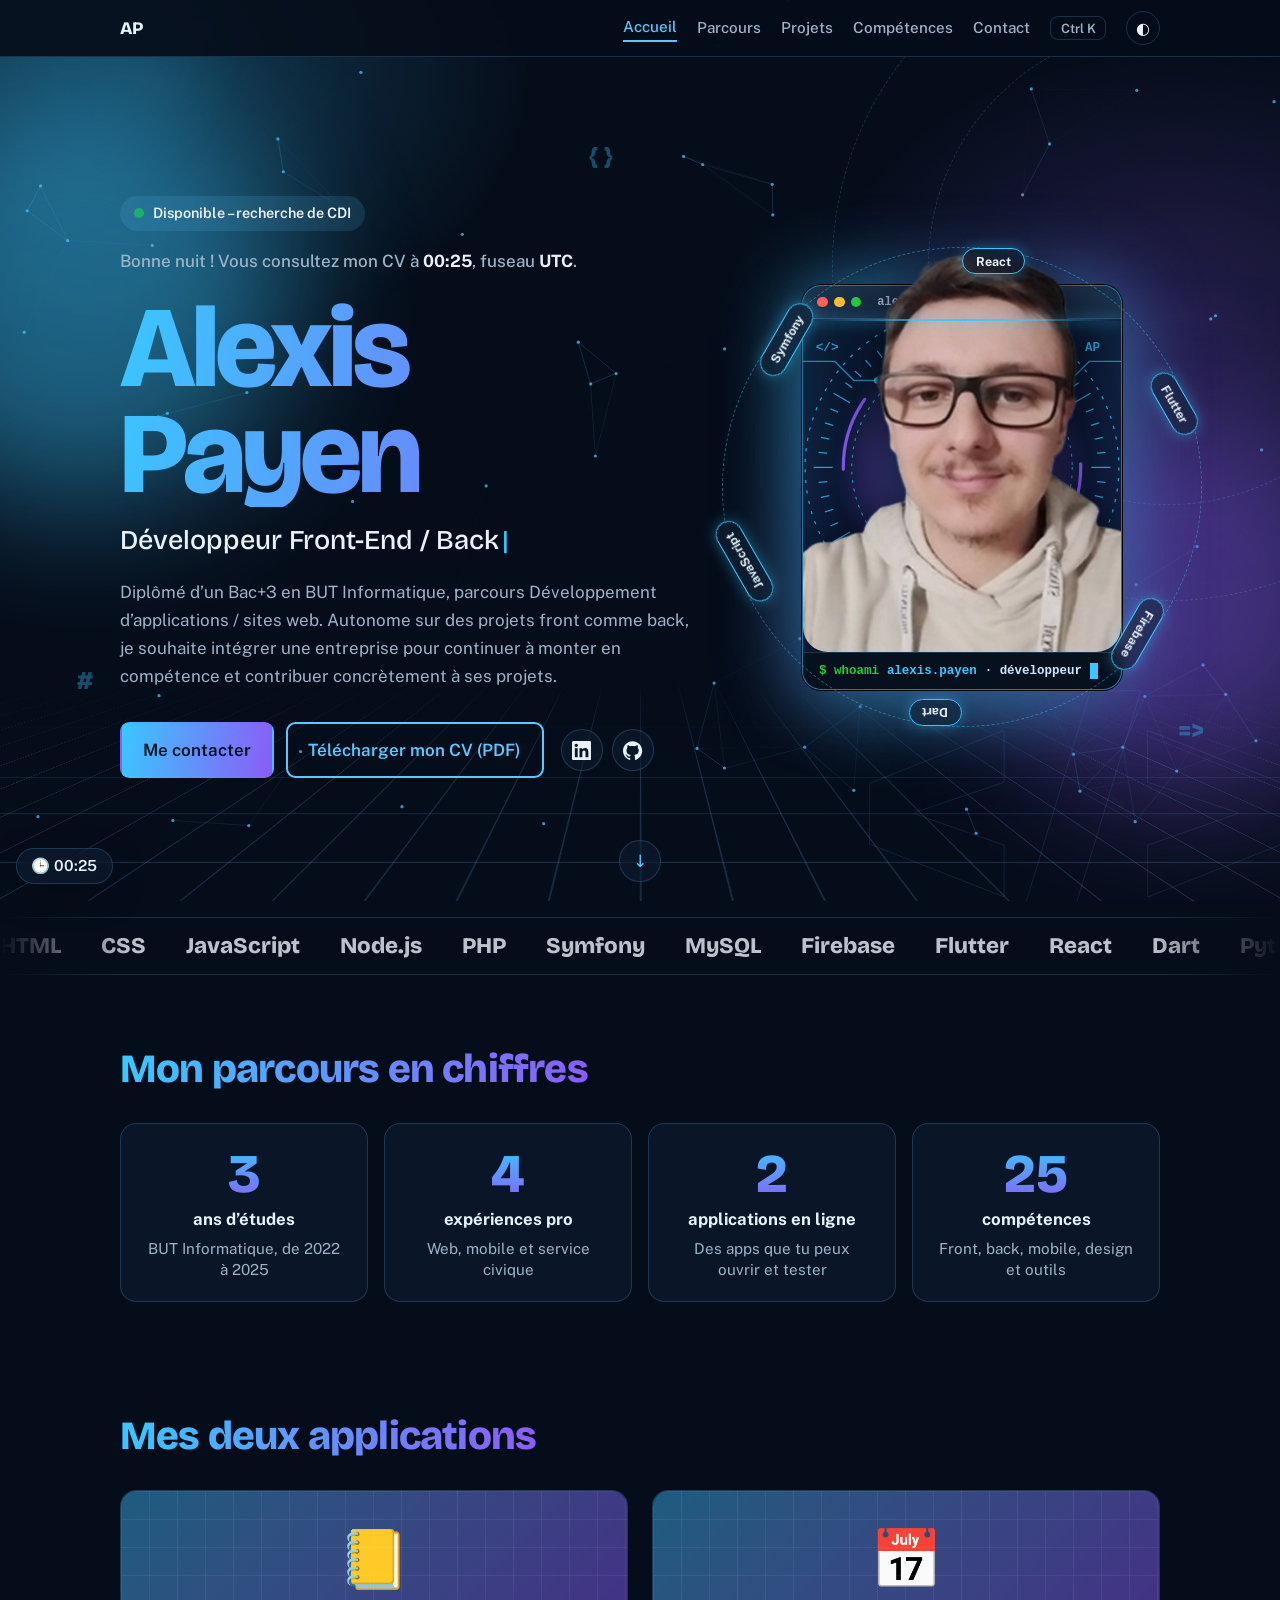
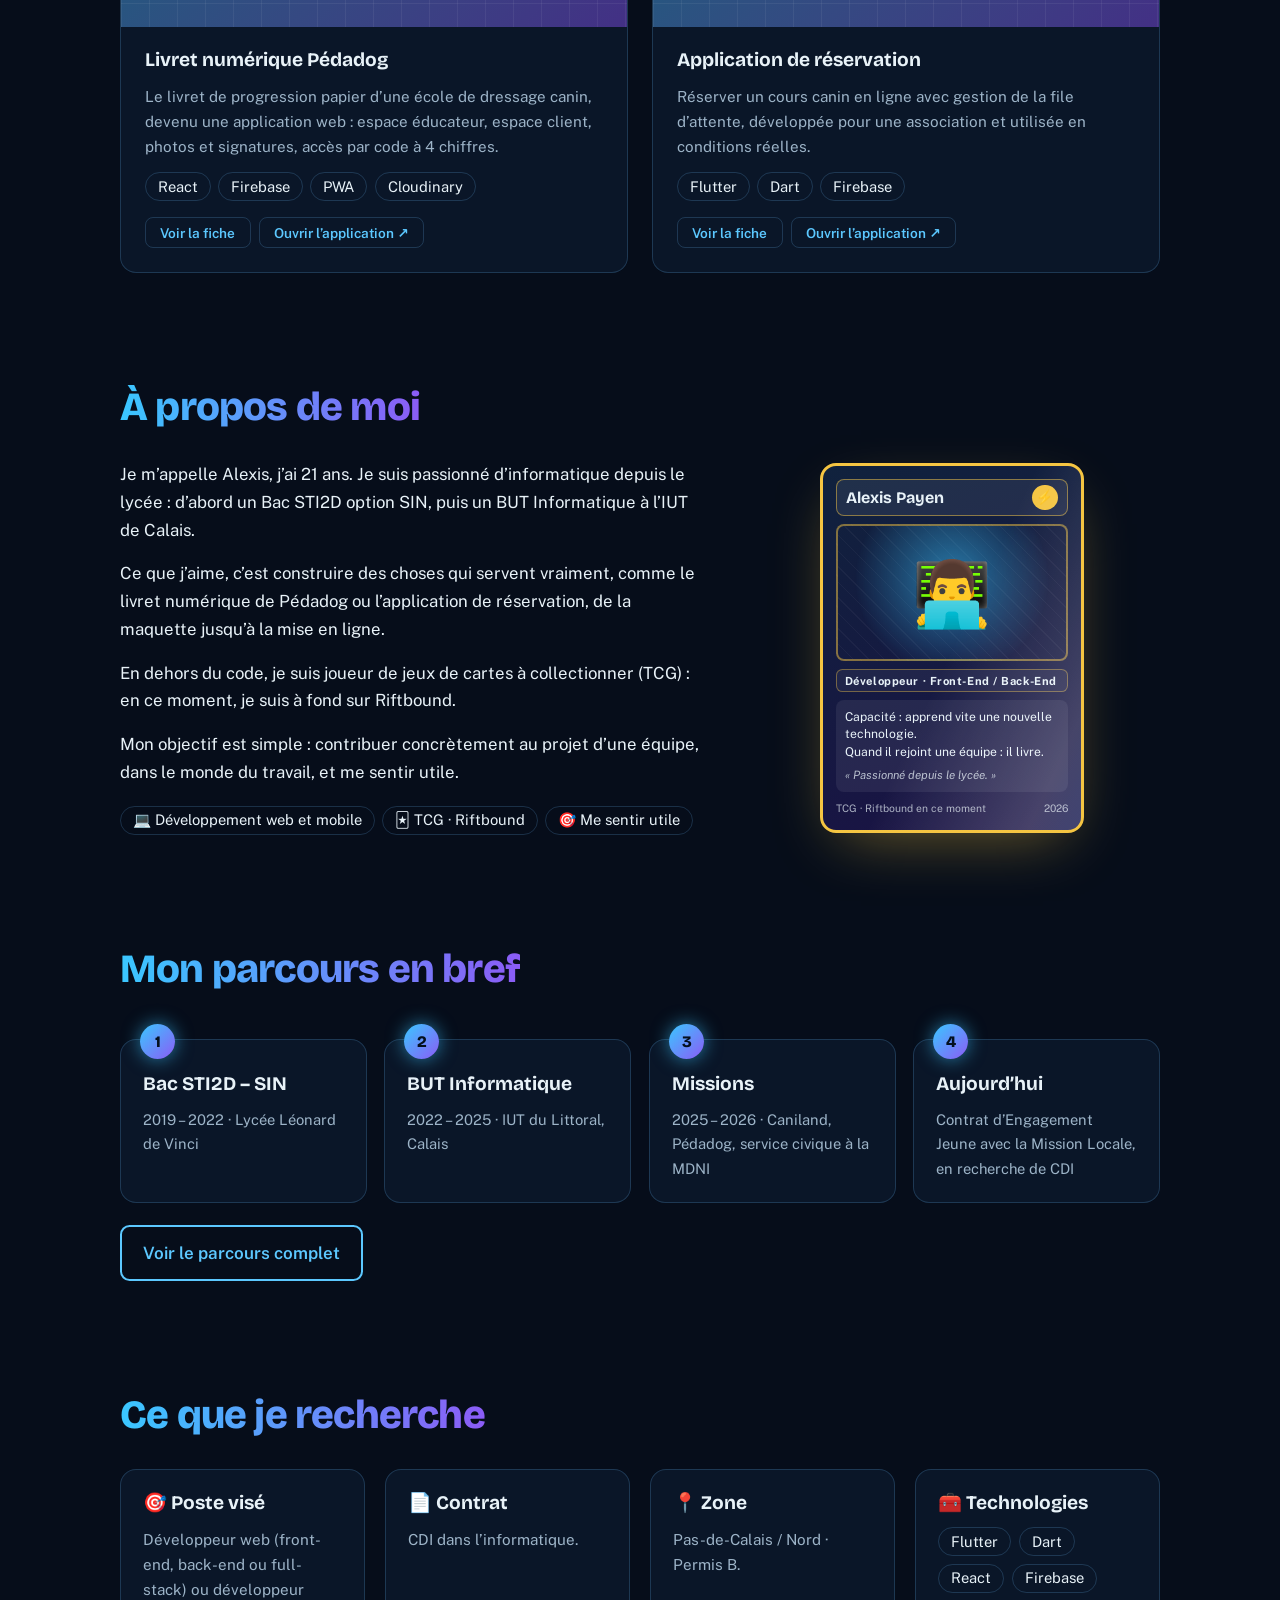
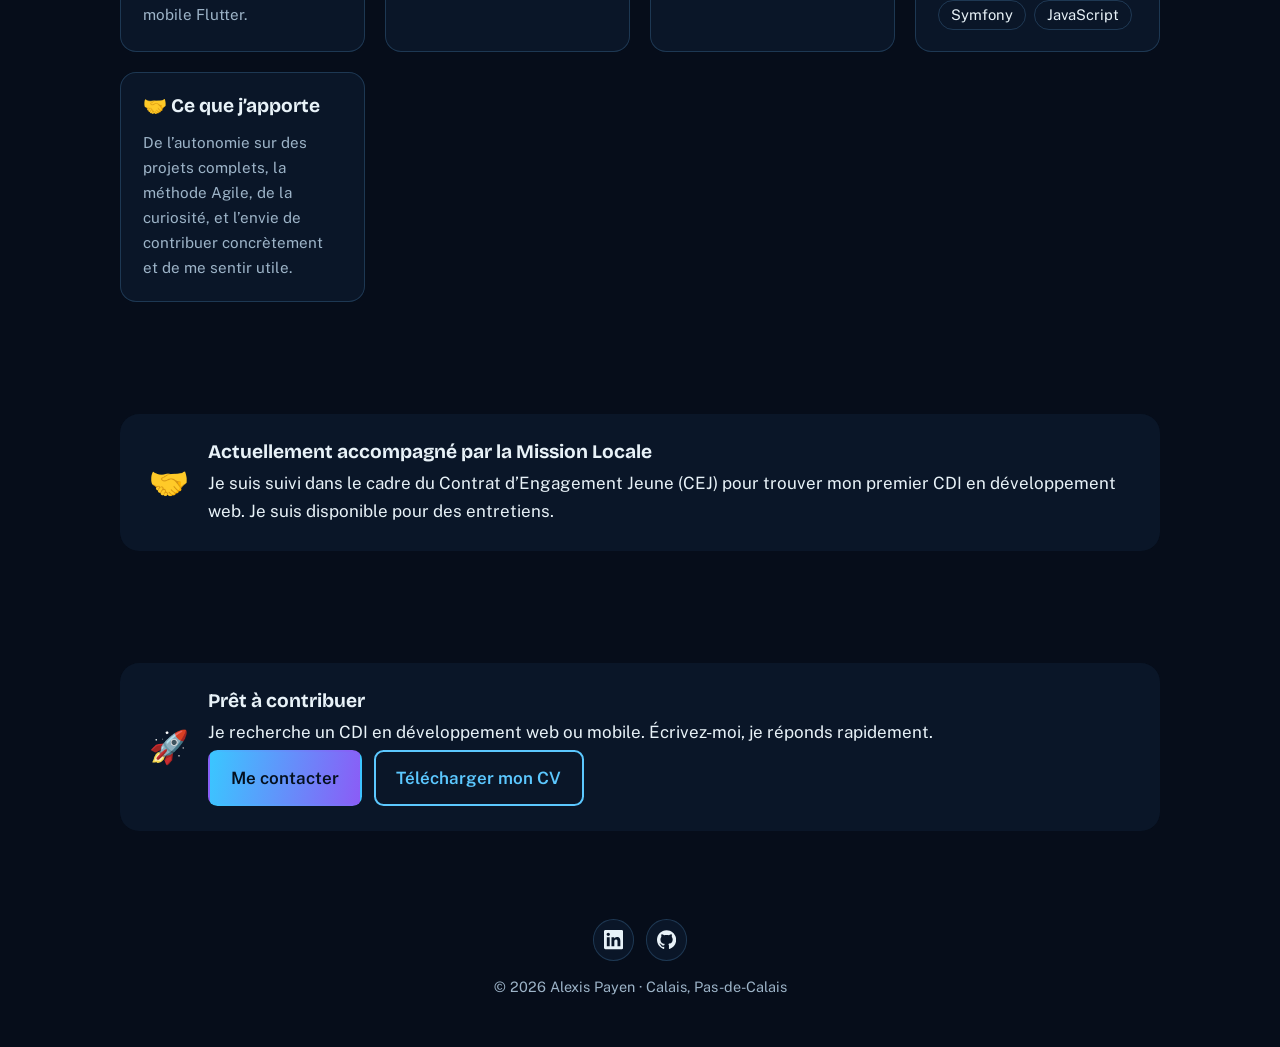
<file: index.html>
<!DOCTYPE html>
<html lang="fr">
<head>
<meta charset="utf-8">
<meta name="viewport" content="width=device-width, initial-scale=1">
<title>Alexis Payen – Développeur Front-End / Back-End</title>
<meta name="description" content="E-CV d’Alexis Payen, développeur web diplômé du BUT Informatique, en recherche de CDI.">
<meta property="og:type" content="website"><meta property="og:title" content="Alexis Payen – Développeur Front-End / Back-End"><meta property="og:description" content="E-CV d’Alexis Payen, développeur web diplômé du BUT Informatique, en recherche de CDI."><meta property="og:url" content="https://alexispayen.github.io/E-cv/"><meta property="og:image" content="https://alexispayen.github.io/E-cv/assets/og-image.png"><meta name="twitter:card" content="summary_large_image">
<link rel="icon" href="data:image/svg+xml,<svg xmlns=%22http://www.w3.org/2000/svg%22 viewBox=%220 0 100 100%22><text y=%22.9em%22 font-size=%2290%22>👨‍💻</text></svg>">
<link rel="preconnect" href="https://fonts.googleapis.com">
<link rel="preconnect" href="https://fonts.gstatic.com" crossorigin>
<link href="https://fonts.googleapis.com/css2?family=Bricolage+Grotesque:opsz,wght@12..96,500;12..96,800&family=Public+Sans:wght@400;500;600&display=swap" rel="stylesheet">
<link rel="stylesheet" href="css/style.css?v=19">
</head>
<body>
<header class="top"><div class="wrap">
<a class="logo" href="index.html">AP</a>
<nav aria-label="Navigation principale"><a href="index.html" aria-current="page">Accueil</a><a href="parcours.html">Parcours</a><a href="projets.html">Projets</a><a href="competences.html">Compétences</a><a href="contact.html">Contact</a><button id="theme" type="button" aria-label="Changer de thème">◐</button></nav>
</div></header>
<main>
<div class="hero"><div class="decor" aria-hidden="true"><i class="orb o1"></i><i class="orb o2"></i><i class="ring r1"></i><i class="ring r2"></i><span class="fl" style="--x:6%;--y:72%;--d:8s">#</span><span class="fl" style="--x:46%;--y:10%;--d:10s">{ }</span><span class="fl" style="--x:92%;--y:78%;--d:7s">=&gt;</span><div class="floor"></div></div>
    <div class="wrap">
      <div>
        <span class="status"><i></i>Disponible – recherche de CDI</span>
        <h1>Alexis Payen</h1>
        <p class="role">Développeur Front-End / Back-End</p>
        <p class="lead">Diplômé d’un Bac+3 en BUT Informatique, parcours Développement d’applications / sites web. Autonome sur des projets front comme back, je souhaite intégrer une entreprise pour continuer à monter en compétence et contribuer concrètement à ses projets.</p>
        <div class="cta">
          <a class="btn primary" href="contact.html">Me contacter</a>
          <a class="btn ghost" href="assets/Cv.pdf" download>Télécharger mon CV (PDF)</a><span class="soc"><a href="https://www.linkedin.com/in/alexis-payen-2b2b54290/" target="_blank" rel="noopener" aria-label="LinkedIn" title="LinkedIn" style="--c:#0A66C2;--f:#fff"><svg viewBox="0 0 24 24" aria-hidden="true"><path d="M20.447 20.452h-3.554v-5.569c0-1.328-.027-3.037-1.852-3.037-1.853 0-2.136 1.445-2.136 2.939v5.667H9.351V9h3.414v1.561h.046c.477-.9 1.637-1.85 3.37-1.85 3.601 0 4.267 2.37 4.267 5.455v6.286zM5.337 7.433c-1.144 0-2.063-.926-2.063-2.065 0-1.138.92-2.063 2.063-2.063 1.14 0 2.064.925 2.064 2.063 0 1.139-.925 2.065-2.064 2.065zm1.782 13.019H3.555V9h3.564v11.452zM22.225 0H1.771C.792 0 0 .774 0 1.729v20.542C0 23.227.792 24 1.771 24h20.451C23.2 24 24 23.227 24 22.271V1.729C24 .774 23.2 0 22.222 0h.003z"/></svg></a><a href="https://github.com/AlexisPayen" target="_blank" rel="noopener" aria-label="GitHub" title="GitHub" style="--c:#f0f6fc;--f:#0d1117"><svg viewBox="0 0 24 24" aria-hidden="true"><path d="M12 .297c-6.63 0-12 5.373-12 12 0 5.303 3.438 9.8 8.205 11.385.6.113.82-.258.82-.577 0-.285-.01-1.04-.015-2.04-3.338.724-4.042-1.61-4.042-1.61C4.422 18.07 3.633 17.7 3.633 17.7c-1.087-.744.084-.729.084-.729 1.205.084 1.838 1.236 1.838 1.236 1.07 1.835 2.809 1.305 3.495.998.108-.776.417-1.305.76-1.605-2.665-.3-5.466-1.332-5.466-5.93 0-1.31.465-2.38 1.235-3.22-.135-.303-.54-1.523.105-3.176 0 0 1.005-.322 3.3 1.23.96-.267 1.98-.399 3-.405 1.02.006 2.04.138 3 .405 2.28-1.552 3.285-1.23 3.285-1.23.645 1.653.24 2.873.12 3.176.765.84 1.23 1.91 1.23 3.22 0 4.61-2.805 5.625-5.475 5.92.42.36.81 1.096.81 2.22 0 1.606-.015 2.896-.015 3.286 0 .315.21.69.825.57C20.565 22.092 24 17.592 24 12.297c0-6.627-5.373-12-12-12"/></svg></a></span>
        </div>
      </div>
      <div class="portrait" data-d="26"><div class="orbit-w" aria-hidden="true"><div class="orbit"><i style="--ang:0deg"><b>React</b></i><i style="--ang:60deg"><b>Flutter</b></i><i style="--ang:120deg"><b>Firebase</b></i><i style="--ang:180deg"><b>Dart</b></i><i style="--ang:240deg"><b>JavaScript</b></i><i style="--ang:300deg"><b>Symfony</b></i></div></div>
        <div class="win"><div class="win-bar"><i></i><i></i><i></i><span>alexis.dev</span></div><div class="win-body"><svg class="hudsvg" viewBox="0 0 300 315" preserveAspectRatio="xMidYMid meet" aria-hidden="true"><defs><radialGradient id="hg" cx="50%" cy="50%" r="50%"><stop offset="0" style="stop-color:var(--g1);stop-opacity:.55"/><stop offset=".7" style="stop-color:var(--g2);stop-opacity:.25"/><stop offset="1" style="stop-color:var(--g2);stop-opacity:0"/></radialGradient></defs>
<circle cx="150" cy="140" r="120" fill="url(#hg)"/>
<g class="hud-o" fill="none" style="stroke:var(--g1)" stroke-width="1.2" opacity=".75"><path d="M272.0 140.0L290.0 140.0"/><path d="M277.3 153.4L285.3 154.2"/><path d="M275.2 166.6L283.0 168.3"/><path d="M271.7 179.6L279.3 182.0"/><path d="M266.9 192.1L274.2 195.3"/><path d="M255.7 201.0L271.2 210.0"/><path d="M253.6 215.2L260.0 219.9"/><path d="M245.1 225.6L251.1 231.0"/><path d="M235.6 235.1L241.0 241.1"/><path d="M225.2 243.6L229.9 250.0"/><path d="M211.0 245.7L220.0 261.2"/><path d="M202.1 256.9L205.3 264.2"/><path d="M189.6 261.7L192.0 269.3"/><path d="M176.6 265.2L178.3 273.0"/><path d="M163.4 267.3L164.2 275.3"/><path d="M150.0 262.0L150.0 280.0"/><path d="M136.6 267.3L135.8 275.3"/><path d="M123.4 265.2L121.7 273.0"/><path d="M110.4 261.7L108.0 269.3"/><path d="M97.9 256.9L94.7 264.2"/><path d="M89.0 245.7L80.0 261.2"/><path d="M74.8 243.6L70.1 250.0"/><path d="M64.4 235.1L59.0 241.1"/><path d="M54.9 225.6L48.9 231.0"/><path d="M46.4 215.2L40.0 219.9"/><path d="M44.3 201.0L28.8 210.0"/><path d="M33.1 192.1L25.8 195.3"/><path d="M28.3 179.6L20.7 182.0"/><path d="M24.8 166.6L17.0 168.3"/><path d="M22.7 153.4L14.7 154.2"/><path d="M28.0 140.0L10.0 140.0"/><path d="M22.7 126.6L14.7 125.8"/><path d="M24.8 113.4L17.0 111.7"/><path d="M28.3 100.4L20.7 98.0"/><path d="M33.1 87.9L25.8 84.7"/><path d="M44.3 79.0L28.8 70.0"/><path d="M46.4 64.8L40.0 60.1"/><path d="M54.9 54.4L48.9 49.0"/><path d="M64.4 44.9L59.0 38.9"/><path d="M74.8 36.4L70.1 30.0"/><path d="M89.0 34.3L80.0 18.8"/><path d="M97.9 23.1L94.7 15.8"/><path d="M110.4 18.3L108.0 10.7"/><path d="M123.4 14.8L121.7 7.0"/><path d="M136.6 12.7L135.8 4.7"/><path d="M150.0 18.0L150.0 0.0"/><path d="M163.4 12.7L164.2 4.7"/><path d="M176.6 14.8L178.3 7.0"/><path d="M189.6 18.3L192.0 10.7"/><path d="M202.1 23.1L205.3 15.8"/><path d="M211.0 34.3L220.0 18.8"/><path d="M225.2 36.4L229.9 30.0"/><path d="M235.6 44.9L241.0 38.9"/><path d="M245.1 54.4L251.1 49.0"/><path d="M253.6 64.8L260.0 60.1"/><path d="M255.7 79.0L271.2 70.0"/><path d="M266.9 87.9L274.2 84.7"/><path d="M271.7 100.4L279.3 98.0"/><path d="M275.2 113.4L283.0 111.7"/><path d="M277.3 126.6L285.3 125.8"/><circle cx="150" cy="140" r="148" stroke-dasharray="3 7"/></g>
<g class="hud-i" fill="none" style="stroke:var(--g2)" stroke-width="3" stroke-linecap="round"><circle cx="150" cy="140" r="112" stroke-dasharray="70 110 30 140" opacity=".9"/><circle cx="150" cy="140" r="104" style="stroke:var(--g1)" stroke-width="1" stroke-dasharray="2 6" opacity=".7"/></g>
<g fill="none" style="stroke:var(--g1)" stroke-width="1.3" opacity=".6"><path d="M0 285H55L72 268H118"/><path d="M300 285H245L228 268H190"/><path d="M0 40H30L48 58H70"/><path d="M300 40H270L252 58H232"/></g>
<g style="fill:var(--g1)" opacity=".85"><circle cx="118" cy="268" r="3"/><circle cx="190" cy="268" r="3"/><circle cx="70" cy="58" r="3"/><circle cx="232" cy="58" r="3"/></g>
<g style="fill:var(--g1)" font-family="ui-monospace,Menlo,Consolas,monospace" font-size="12" font-weight="700" opacity=".7"><text x="12" y="30">&lt;/&gt;</text><text x="252" y="305">{ }</text><text x="12" y="305">01</text><text x="266" y="30">AP</text></g></svg><div class="cutw"><img src="assets/alexis.png" alt="Portrait d’Alexis Payen" onerror="this.onerror=null;this.src='assets/photo.jpg'"></div></div><div class="win-prompt"><span class="pr">$ whoami</span><b>alexis.payen</b><span>· développeur</span><u></u></div></div></div>
</div></div>
<section id="a-la-une"><div class="wrap"><h2>Mes deux applications</h2><div class="feat"><article class="card fcard"><div class="fh" aria-hidden="true">📒</div><div class="fb"><h3>Livret numérique Pédadog</h3><p class="small" style="margin-top:.4rem">Le livret de progression papier d’une école de dressage canin, devenu une application web : espace éducateur, espace client, photos et signatures, accès par code à 4 chiffres.</p><div class="chips" style="margin-top:.8rem"><span>React</span><span>Firebase</span><span>PWA</span><span>Cloudinary</span></div><div class="acts"><a class="mini" href="projets.html">Voir la fiche</a><a class="mini" href="https://e-booking-a7637.web.app/" target="_blank" rel="noopener">Ouvrir l’application ↗</a></div></div></article><article class="card fcard"><div class="fh" aria-hidden="true">📅</div><div class="fb"><h3>Application de réservation</h3><p class="small" style="margin-top:.4rem">Réserver un cours canin en ligne avec gestion de la file d’attente, développée pour une association et utilisée en conditions réelles.</p><div class="chips" style="margin-top:.8rem"><span>Flutter</span><span>Dart</span><span>Firebase</span></div><div class="acts"><a class="mini" href="projets.html">Voir la fiche</a><a class="mini" href="https://pedadog-d5728.web.app/" target="_blank" rel="noopener">Ouvrir l’application ↗</a></div></div></article></div></div></section><section id="a-propos"><div class="wrap"><h2>À propos de moi</h2><div class="about"><div><p>Je m’appelle Alexis, j’ai 21 ans. Je suis passionné d’informatique depuis le lycée : d’abord un Bac STI2D option SIN, puis un BUT Informatique à l’IUT de Calais.</p><p>Ce que j’aime, c’est construire des choses qui servent vraiment, comme le livret numérique de Pédadog ou l’application de réservation, de la maquette jusqu’à la mise en ligne.</p><p>En dehors du code, je suis joueur de jeux de cartes à collectionner (TCG) : en ce moment, je suis à fond sur Riftbound.</p><p>Mon objectif est simple : contribuer concrètement au projet d’une équipe, dans le monde du travail, et me sentir utile.</p><div class="chips"><span>💻 Développement web et mobile</span><span>🃏 TCG · Riftbound</span><span>🎯 Me sentir utile</span></div></div><div class="card tcg"><div class="tc-top"><b>Alexis Payen</b><span class="cost">⚡</span></div><div class="tc-art" aria-hidden="true">👨‍💻</div><div class="tc-type">Développeur · Front-End / Back-End</div><div class="tc-text">Capacité : apprend vite une nouvelle technologie.<br>Quand il rejoint une équipe : il livre.<em>« Passionné depuis le lycée. »</em></div><div class="tc-foot"><span>TCG · Riftbound en ce moment</span><span>2026</span></div></div></div></div></section><section id="parcours-bref"><div class="wrap"><h2>Mon parcours en bref</h2><div class="steps"><div class="card"><h3>Bac STI2D – SIN</h3><p>2019 – 2022 · Lycée Léonard de Vinci</p></div><div class="card"><h3>BUT Informatique</h3><p>2022 – 2025 · IUT du Littoral, Calais</p></div><div class="card"><h3>Missions</h3><p>2025 – 2026 · Caniland, Pédadog, service civique à la MDNI</p></div><div class="card"><h3>Aujourd’hui</h3><p>Contrat d’Engagement Jeune avec la Mission Locale, en recherche de CDI</p></div></div><p style="margin-top:1.4rem"><a class="btn ghost" href="parcours.html">Voir le parcours complet</a></p></div></section><section><div class="wrap"><h2>Ce que je recherche</h2><div class="want"><div class="card"><h3>🎯 Poste visé</h3><p class="small">Développeur web (front-end, back-end ou full-stack) ou développeur mobile Flutter.</p></div><div class="card"><h3>📄 Contrat</h3><p class="small">CDI dans l’informatique.</p></div><div class="card"><h3>📍 Zone</h3><p class="small">Pas-de-Calais / Nord · Permis B.</p></div><div class="card"><h3>🧰 Technologies</h3><div class="chips" style="margin-top:.6rem"><span>Flutter</span><span>Dart</span><span>React</span><span>Firebase</span><span>Symfony</span><span>JavaScript</span></div></div><div class="card"><h3>🤝 Ce que j’apporte</h3><p class="small">De l’autonomie sur des projets complets, la méthode Agile, de la curiosité, et l’envie de contribuer concrètement et de me sentir utile.</p></div></div></div></section><section><div class="wrap"><div class="banner"><span class="ico" aria-hidden="true">🤝</span><div><h3>Actuellement accompagné par la Mission Locale</h3><p>Je suis suivi dans le cadre du Contrat d’Engagement Jeune (CEJ) pour trouver mon premier CDI en développement web. Je suis disponible pour des entretiens.</p></div></div></div></section><section><div class="wrap"><div class="banner"><span class="ico" aria-hidden="true">🚀</span><div><h3>Prêt à contribuer</h3><p>Je recherche un CDI en développement web ou mobile. Écrivez-moi, je réponds rapidement.</p><div class="cta" style="margin-top:.2rem"><a class="btn primary" href="contact.html">Me contacter</a><a class="btn ghost" href="assets/Cv.pdf" download>Télécharger mon CV</a></div></div></div></div></section>
</main>
<footer><div class="wrap"><div class="social"><a href="https://www.linkedin.com/in/alexis-payen-2b2b54290/" target="_blank" rel="noopener" aria-label="LinkedIn" title="LinkedIn" style="--c:#0A66C2;--f:#fff"><svg viewBox="0 0 24 24" aria-hidden="true"><path d="M20.447 20.452h-3.554v-5.569c0-1.328-.027-3.037-1.852-3.037-1.853 0-2.136 1.445-2.136 2.939v5.667H9.351V9h3.414v1.561h.046c.477-.9 1.637-1.85 3.37-1.85 3.601 0 4.267 2.37 4.267 5.455v6.286zM5.337 7.433c-1.144 0-2.063-.926-2.063-2.065 0-1.138.92-2.063 2.063-2.063 1.14 0 2.064.925 2.064 2.063 0 1.139-.925 2.065-2.064 2.065zm1.782 13.019H3.555V9h3.564v11.452zM22.225 0H1.771C.792 0 0 .774 0 1.729v20.542C0 23.227.792 24 1.771 24h20.451C23.2 24 24 23.227 24 22.271V1.729C24 .774 23.2 0 22.222 0h.003z"/></svg></a><a href="https://github.com/AlexisPayen" target="_blank" rel="noopener" aria-label="GitHub" title="GitHub" style="--c:#f0f6fc;--f:#0d1117"><svg viewBox="0 0 24 24" aria-hidden="true"><path d="M12 .297c-6.63 0-12 5.373-12 12 0 5.303 3.438 9.8 8.205 11.385.6.113.82-.258.82-.577 0-.285-.01-1.04-.015-2.04-3.338.724-4.042-1.61-4.042-1.61C4.422 18.07 3.633 17.7 3.633 17.7c-1.087-.744.084-.729.084-.729 1.205.084 1.838 1.236 1.838 1.236 1.07 1.835 2.809 1.305 3.495.998.108-.776.417-1.305.76-1.605-2.665-.3-5.466-1.332-5.466-5.93 0-1.31.465-2.38 1.235-3.22-.135-.303-.54-1.523.105-3.176 0 0 1.005-.322 3.3 1.23.96-.267 1.98-.399 3-.405 1.02.006 2.04.138 3 .405 2.28-1.552 3.285-1.23 3.285-1.23.645 1.653.24 2.873.12 3.176.765.84 1.23 1.91 1.23 3.22 0 4.61-2.805 5.625-5.475 5.92.42.36.81 1.096.81 2.22 0 1.606-.015 2.896-.015 3.286 0 .315.21.69.825.57C20.565 22.092 24 17.592 24 12.297c0-6.627-5.373-12-12-12"/></svg></a></div>© <span id="y">2026</span> Alexis Payen · Calais, Pas-de-Calais</div></footer>
<script src="js/script.js?v=19"></script>
</body>
</html>
</file>
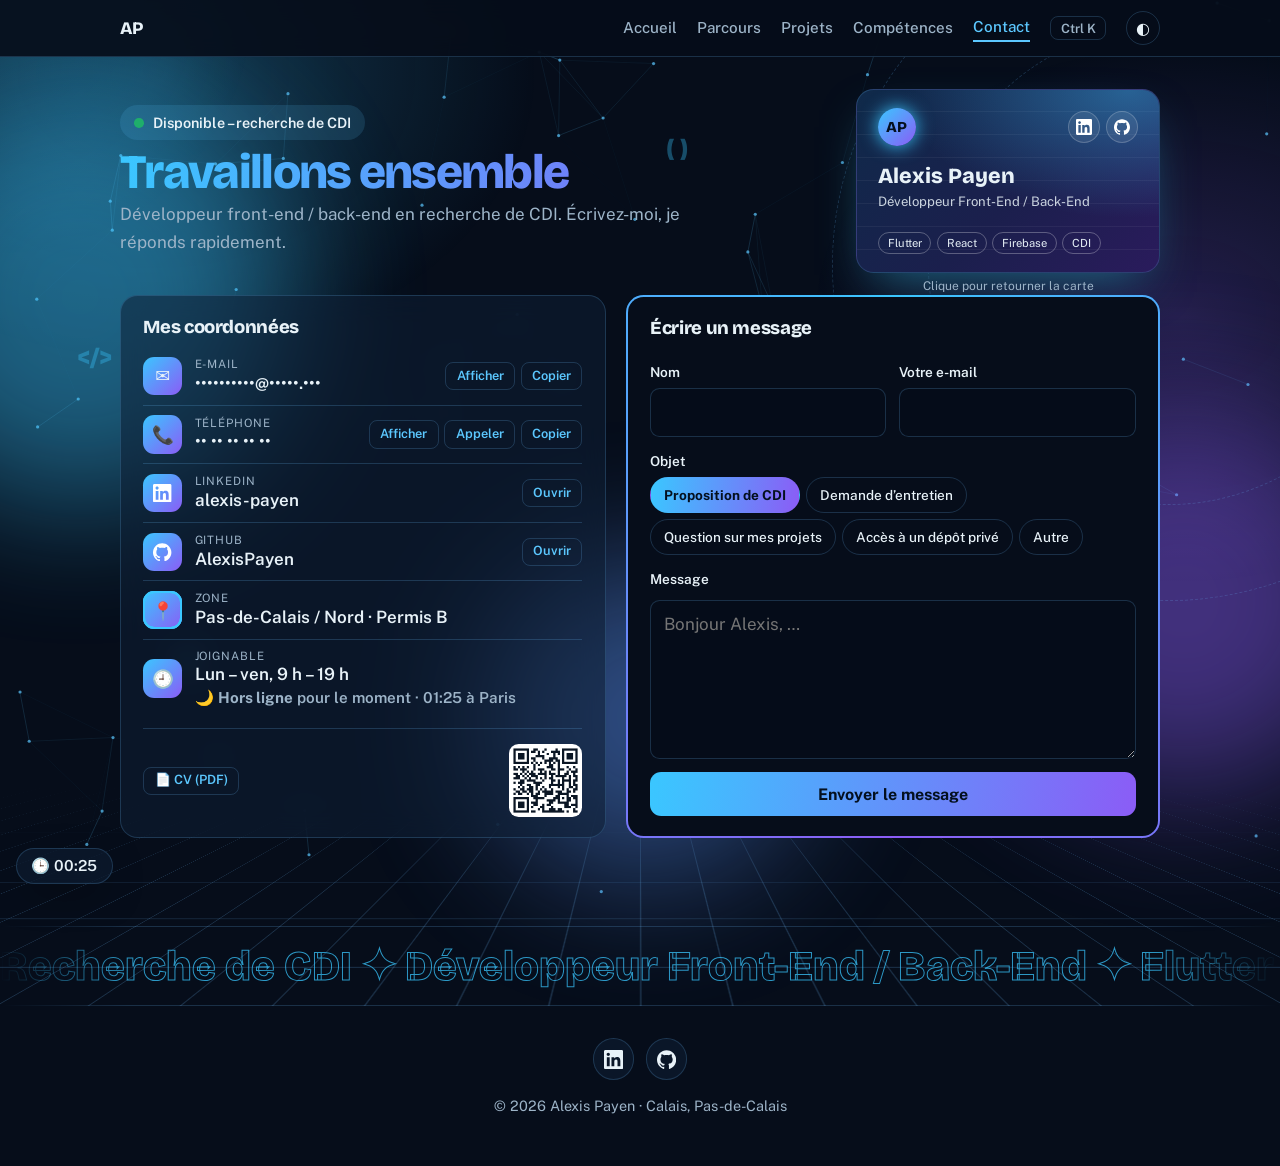
<file: contact.html>
<!DOCTYPE html>
<html lang="fr">
<head>
<meta charset="utf-8">
<meta name="viewport" content="width=device-width, initial-scale=1">
<title>Contact – Alexis Payen</title>
<meta name="description" content="Contacter Alexis Payen.">
<meta property="og:type" content="website"><meta property="og:title" content="Contact – Alexis Payen"><meta property="og:description" content="Contacter Alexis Payen."><meta property="og:url" content="https://alexispayen.github.io/E-cv/contact.html"><meta property="og:image" content="https://alexispayen.github.io/E-cv/assets/og-image.png"><meta name="twitter:card" content="summary_large_image">
<link rel="icon" href="data:image/svg+xml,<svg xmlns=%22http://www.w3.org/2000/svg%22 viewBox=%220 0 100 100%22><text y=%22.9em%22 font-size=%2290%22>👨‍💻</text></svg>">
<link rel="preconnect" href="https://fonts.googleapis.com">
<link rel="preconnect" href="https://fonts.gstatic.com" crossorigin>
<link href="https://fonts.googleapis.com/css2?family=Bricolage+Grotesque:opsz,wght@12..96,500;12..96,800&family=Public+Sans:wght@400;500;600&display=swap" rel="stylesheet">
<link rel="stylesheet" href="css/style.css?v=16">
<link rel="stylesheet" href="css/contact.css?v=16">
</head>
<body>
<header class="top"><div class="wrap">
<a class="logo" href="index.html">AP</a>
<nav aria-label="Navigation principale"><a href="index.html">Accueil</a><a href="parcours.html">Parcours</a><a href="projets.html">Projets</a><a href="competences.html">Compétences</a><a href="contact.html" aria-current="page">Contact</a><button id="theme" type="button" aria-label="Changer de thème">◐</button></nav>
</div></header>
<main>
<div class="decor" aria-hidden="true"><i class="orb o1"></i><i class="orb o2"></i><i class="orb o3"></i><i class="ring r1"></i><i class="ring r2"></i><span class="fl" style="--x:6%;--y:30%;--d:7s">&lt;/&gt;</span><span class="fl" style="--x:88%;--y:12%;--d:9s">{ }</span><span class="fl" style="--x:72%;--y:48%;--d:6s">@</span><span class="fl" style="--x:14%;--y:62%;--d:8s">#</span><span class="fl" style="--x:52%;--y:8%;--d:10s">( )</span><span class="fl" style="--x:90%;--y:70%;--d:7s">;</span><div class="floor"></div></div>
<section class="ct-wrap"><div class="wrap"><div class="ct-top"><div class="ct-head"><span class="status"><i></i>Disponible – recherche de CDI</span><h1>Travaillons ensemble</h1><p>Développeur front-end / back-end en recherche de CDI. Écrivez-moi, je réponds rapidement.</p></div><div class="bcard" tabindex="0" role="button" aria-label="Carte de visite : cliquer pour la retourner"><div class="bc-in">
<div class="bc-f"><div class="bc-top"><span class="bc-logo">AP</span><div class="social"><a href="https://www.linkedin.com/in/alexis-payen-2b2b54290/" target="_blank" rel="noopener" aria-label="LinkedIn" title="LinkedIn" style="--c:#0A66C2;--f:#fff"><svg viewBox="0 0 24 24" aria-hidden="true"><path d="M20.447 20.452h-3.554v-5.569c0-1.328-.027-3.037-1.852-3.037-1.853 0-2.136 1.445-2.136 2.939v5.667H9.351V9h3.414v1.561h.046c.477-.9 1.637-1.85 3.37-1.85 3.601 0 4.267 2.37 4.267 5.455v6.286zM5.337 7.433c-1.144 0-2.063-.926-2.063-2.065 0-1.138.92-2.063 2.063-2.063 1.14 0 2.064.925 2.064 2.063 0 1.139-.925 2.065-2.064 2.065zm1.782 13.019H3.555V9h3.564v11.452zM22.225 0H1.771C.792 0 0 .774 0 1.729v20.542C0 23.227.792 24 1.771 24h20.451C23.2 24 24 23.227 24 22.271V1.729C24 .774 23.2 0 22.222 0h.003z"/></svg></a><a href="https://github.com/AlexisPayen" target="_blank" rel="noopener" aria-label="GitHub" title="GitHub" style="--c:#f0f6fc;--f:#0d1117"><svg viewBox="0 0 24 24" aria-hidden="true"><path d="M12 .297c-6.63 0-12 5.373-12 12 0 5.303 3.438 9.8 8.205 11.385.6.113.82-.258.82-.577 0-.285-.01-1.04-.015-2.04-3.338.724-4.042-1.61-4.042-1.61C4.422 18.07 3.633 17.7 3.633 17.7c-1.087-.744.084-.729.084-.729 1.205.084 1.838 1.236 1.838 1.236 1.07 1.835 2.809 1.305 3.495.998.108-.776.417-1.305.76-1.605-2.665-.3-5.466-1.332-5.466-5.93 0-1.31.465-2.38 1.235-3.22-.135-.303-.54-1.523.105-3.176 0 0 1.005-.322 3.3 1.23.96-.267 1.98-.399 3-.405 1.02.006 2.04.138 3 .405 2.28-1.552 3.285-1.23 3.285-1.23.645 1.653.24 2.873.12 3.176.765.84 1.23 1.91 1.23 3.22 0 4.61-2.805 5.625-5.475 5.92.42.36.81 1.096.81 2.22 0 1.606-.015 2.896-.015 3.286 0 .315.21.69.825.57C20.565 22.092 24 17.592 24 12.297c0-6.627-5.373-12-12-12"/></svg></a></div></div><div><div class="bc-name">Alexis Payen</div><div class="bc-role">Développeur Front-End / Back-End</div></div><div class="bc-tags"><span>Flutter</span><span>React</span><span>Firebase</span><span>CDI</span></div></div>
<div class="bc-b"><img src="assets/qr-site.png" alt="QR code vers ce site"><small>Scanne pour ouvrir mon e-CV</small></div></div><span class="hint">Clique pour retourner la carte</span></div></div>
<div class="ct"><div class="ct-card"><h2>Mes coordonnées</h2><div class="ct-row f"><span class="ct-ic">✉️</span><div><div class="ct-l">E-mail</div><div class="ct-v"><span data-v="e" data-m="••••••••••@•••••.•••">••••••••••@•••••.•••</span></div></div><div class="ct-a"><button class="ct-b" type="button" data-act="show" data-k="e">Afficher</button><button class="ct-b" type="button" data-act="copy" data-k="e">Copier</button></div></div><div class="ct-row"><span class="ct-ic">📞</span><div><div class="ct-l">Téléphone</div><div class="ct-v"><span data-v="lf" data-m="•• •• •• •• ••">•• •• •• •• ••</span></div></div><div class="ct-a"><button class="ct-b" type="button" data-act="show" data-k="lf">Afficher</button><button class="ct-b" type="button" data-act="call">Appeler</button><button class="ct-b" type="button" data-act="copy" data-k="l">Copier</button></div></div><div class="ct-row"><span class="ct-ic"><svg viewBox="0 0 24 24" aria-hidden="true"><path d="M20.447 20.452h-3.554v-5.569c0-1.328-.027-3.037-1.852-3.037-1.853 0-2.136 1.445-2.136 2.939v5.667H9.351V9h3.414v1.561h.046c.477-.9 1.637-1.85 3.37-1.85 3.601 0 4.267 2.37 4.267 5.455v6.286zM5.337 7.433c-1.144 0-2.063-.926-2.063-2.065 0-1.138.92-2.063 2.063-2.063 1.14 0 2.064.925 2.064 2.063 0 1.139-.925 2.065-2.064 2.065zm1.782 13.019H3.555V9h3.564v11.452zM22.225 0H1.771C.792 0 0 .774 0 1.729v20.542C0 23.227.792 24 1.771 24h20.451C23.2 24 24 23.227 24 22.271V1.729C24 .774 23.2 0 22.222 0h.003z"/></svg></span><div><div class="ct-l">LinkedIn</div><div class="ct-v">alexis-payen</div></div><div class="ct-a"><a class="ct-b" href="https://www.linkedin.com/in/alexis-payen-2b2b54290/" target="_blank" rel="noopener">Ouvrir</a></div></div><div class="ct-row"><span class="ct-ic icon-gh"><svg viewBox="0 0 24 24" aria-hidden="true"><path d="M12 .297c-6.63 0-12 5.373-12 12 0 5.303 3.438 9.8 8.205 11.385.6.113.82-.258.82-.577 0-.285-.01-1.04-.015-2.04-3.338.724-4.042-1.61-4.042-1.61C4.422 18.07 3.633 17.7 3.633 17.7c-1.087-.744.084-.729.084-.729 1.205.084 1.838 1.236 1.838 1.236 1.07 1.835 2.809 1.305 3.495.998.108-.776.417-1.305.76-1.605-2.665-.3-5.466-1.332-5.466-5.93 0-1.31.465-2.38 1.235-3.22-.135-.303-.54-1.523.105-3.176 0 0 1.005-.322 3.3 1.23.96-.267 1.98-.399 3-.405 1.02.006 2.04.138 3 .405 2.28-1.552 3.285-1.23 3.285-1.23.645 1.653.24 2.873.12 3.176.765.84 1.23 1.91 1.23 3.22 0 4.61-2.805 5.625-5.475 5.92.42.36.81 1.096.81 2.22 0 1.606-.015 2.896-.015 3.286 0 .315.21.69.825.57C20.565 22.092 24 17.592 24 12.297c0-6.627-5.373-12-12-12"/></svg></span><div><div class="ct-l">GitHub</div><div class="ct-v">AlexisPayen</div></div><div class="ct-a"><a class="ct-b" href="https://github.com/AlexisPayen" target="_blank" rel="noopener">Ouvrir</a></div></div><div class="ct-row"><span class="ct-ic rad">📍</span><div><div class="ct-l">Zone</div><div class="ct-v">Pas-de-Calais / Nord · Permis B</div></div><div class="ct-a"></div></div><div class="ct-row"><span class="ct-ic">🕘</span><div><div class="ct-l">Joignable</div><div class="ct-v">Lun – ven, 9 h – 19 h<br><span class="small" id="cs"></span></div></div><div class="ct-a"></div></div><div class="ct-foot"><a class="ct-b" href="assets/Cv.pdf" download>📄 CV (PDF)</a><img class="ct-qr" src="assets/qr-site.png" alt="QR code vers ce site" title="Scanner pour ouvrir ce site"></div></div><form class="ct-card ct-form" id="ct-form"><h2>Écrire un message</h2>
<div class="ct-r2"><div><label for="nom">Nom</label><input type="text" id="nom" name="nom" required autocomplete="name"></div><div><label for="email">Votre e-mail</label><input type="email" id="email" name="email" required autocomplete="email"></div></div>
<div class="fg"><span class="fl2" id="lo">Objet</span><div class="pills" role="radiogroup" aria-labelledby="lo"><input type="radio" name="objet" id="o1" value="Proposition de CDI" checked><label for="o1">Proposition de CDI</label><input type="radio" name="objet" id="o2" value="Demande d’entretien"><label for="o2">Demande d’entretien</label><input type="radio" name="objet" id="o3" value="Question sur mes projets"><label for="o3">Question sur mes projets</label><input type="radio" name="objet" id="o4" value="Accès à un dépôt privé"><label for="o4">Accès à un dépôt privé</label><input type="radio" name="objet" id="o5" value="Autre"><label for="o5">Autre</label></div></div>
<div class="fg grow"><label for="message">Message</label><textarea id="message" name="message" required placeholder="Bonjour Alexis, …"></textarea></div>
<button class="ct-send" type="submit">Envoyer le message</button>
<div class="ct-res" id="ct-res" aria-live="polite">✔ Message prêt. Si votre application e-mail ne s’est pas ouverte :<div class="ct-a"><a class="ct-b" id="ct-gm" target="_blank" rel="noopener">Ouvrir dans Gmail</a><button class="ct-b" type="button" data-act="copymsg">Copier le message</button></div></div></form></div></div></section>
<div class="marq big" aria-hidden="true"><div><span>Recherche de CDI ✦ Développeur Front-End / Back-End ✦ Flutter ✦ React ✦ Firebase ✦ Pas-de-Calais / Nord ✦ </span><span>Recherche de CDI ✦ Développeur Front-End / Back-End ✦ Flutter ✦ React ✦ Firebase ✦ Pas-de-Calais / Nord ✦ </span></div></div>
</main>
<footer><div class="wrap"><div class="social"><a href="https://www.linkedin.com/in/alexis-payen-2b2b54290/" target="_blank" rel="noopener" aria-label="LinkedIn" title="LinkedIn" style="--c:#0A66C2;--f:#fff"><svg viewBox="0 0 24 24" aria-hidden="true"><path d="M20.447 20.452h-3.554v-5.569c0-1.328-.027-3.037-1.852-3.037-1.853 0-2.136 1.445-2.136 2.939v5.667H9.351V9h3.414v1.561h.046c.477-.9 1.637-1.85 3.37-1.85 3.601 0 4.267 2.37 4.267 5.455v6.286zM5.337 7.433c-1.144 0-2.063-.926-2.063-2.065 0-1.138.92-2.063 2.063-2.063 1.14 0 2.064.925 2.064 2.063 0 1.139-.925 2.065-2.064 2.065zm1.782 13.019H3.555V9h3.564v11.452zM22.225 0H1.771C.792 0 0 .774 0 1.729v20.542C0 23.227.792 24 1.771 24h20.451C23.2 24 24 23.227 24 22.271V1.729C24 .774 23.2 0 22.222 0h.003z"/></svg></a><a href="https://github.com/AlexisPayen" target="_blank" rel="noopener" aria-label="GitHub" title="GitHub" style="--c:#f0f6fc;--f:#0d1117"><svg viewBox="0 0 24 24" aria-hidden="true"><path d="M12 .297c-6.63 0-12 5.373-12 12 0 5.303 3.438 9.8 8.205 11.385.6.113.82-.258.82-.577 0-.285-.01-1.04-.015-2.04-3.338.724-4.042-1.61-4.042-1.61C4.422 18.07 3.633 17.7 3.633 17.7c-1.087-.744.084-.729.084-.729 1.205.084 1.838 1.236 1.838 1.236 1.07 1.835 2.809 1.305 3.495.998.108-.776.417-1.305.76-1.605-2.665-.3-5.466-1.332-5.466-5.93 0-1.31.465-2.38 1.235-3.22-.135-.303-.54-1.523.105-3.176 0 0 1.005-.322 3.3 1.23.96-.267 1.98-.399 3-.405 1.02.006 2.04.138 3 .405 2.28-1.552 3.285-1.23 3.285-1.23.645 1.653.24 2.873.12 3.176.765.84 1.23 1.91 1.23 3.22 0 4.61-2.805 5.625-5.475 5.92.42.36.81 1.096.81 2.22 0 1.606-.015 2.896-.015 3.286 0 .315.21.69.825.57C20.565 22.092 24 17.592 24 12.297c0-6.627-5.373-12-12-12"/></svg></a></div>© <span id="y">2026</span> Alexis Payen · Calais, Pas-de-Calais</div></footer>
<script src="js/script.js?v=16"></script>
<script src="js/contact.js?v=16"></script>

</body>
</html>
</file>
<file: css/style.css>
:root{
  --bg:#f6fbfc; --surface:#ffffff; --ink:#10243d; --muted:#4f6379;
  --brand:#14477d; --accent:#bff3f6; --line:#d3e3ea;
  --head:"Bricolage Grotesque",Georgia,sans-serif;
  --body:"Public Sans",system-ui,-apple-system,Segoe UI,sans-serif;
  color-scheme:light;
}
@media (prefers-color-scheme:dark){
  :root:not([data-theme="light"]){
    --bg:#0b1624; --surface:#112238; --ink:#e8f2f8; --muted:#9bb0c3;
    --brand:#7cc4ff; --accent:#12394f; --line:#233b55; color-scheme:dark;
  }
}
:root[data-theme="dark"]{
  --bg:#0b1624; --surface:#112238; --ink:#e8f2f8; --muted:#9bb0c3;
  --brand:#7cc4ff; --accent:#12394f; --line:#233b55; color-scheme:dark;
}
*{box-sizing:border-box;margin:0}
html{scroll-behavior:smooth;scroll-padding-top:4.5rem}
body{background:var(--bg);color:var(--ink);font:400 1.0625rem/1.65 var(--body);-webkit-font-smoothing:antialiased}
a{color:var(--brand)}
:focus-visible{outline:3px solid var(--brand);outline-offset:3px;border-radius:4px}
.wrap{max-width:68rem;margin:0 auto;padding:0 1.5rem}

/* Navigation */
header.top{position:sticky;top:0;z-index:10;background:color-mix(in srgb,var(--bg) 88%,transparent);backdrop-filter:blur(10px);border-bottom:1px solid var(--line)}
header.top .wrap{display:flex;align-items:center;justify-content:space-between;height:3.5rem;gap:1rem}
.logo{font:800 1.1rem var(--head);text-decoration:none;color:var(--ink)}
nav{display:flex;gap:1.25rem;align-items:center;overflow-x:auto}
nav a{color:var(--muted);text-decoration:none;font-weight:500;font-size:.95rem;white-space:nowrap}
nav a:hover{color:var(--brand)}
#theme{background:none;border:1px solid var(--line);color:var(--ink);border-radius:999px;width:2.1rem;height:2.1rem;cursor:pointer;font-size:1rem}

/* Hero */
.hero{padding:4.5rem 0 3.5rem}
.hero .wrap{display:grid;grid-template-columns:1.5fr 1fr;gap:3rem;align-items:center}
.status{display:inline-flex;align-items:center;gap:.55rem;background:var(--accent);color:var(--ink);padding:.35rem .9rem;border-radius:999px;font-weight:600;font-size:.9rem}
.status i{width:.6rem;height:.6rem;border-radius:50%;background:#1fae6b;display:inline-block;box-shadow:0 0 0 0 #1fae6b88;animation:pulse 2.4s ease-out infinite}
@keyframes pulse{70%{box-shadow:0 0 0 .6rem #1fae6b00}100%{box-shadow:0 0 0 0 #1fae6b00}}
h1{font:800 clamp(3rem,8.5vw,6.2rem)/.95 var(--head);letter-spacing:-.035em;color:var(--brand);margin:1.25rem 0 1rem}
.role{font:500 clamp(1.25rem,2.6vw,1.7rem)/1.3 var(--head);margin-bottom:1.25rem}
.lead{color:var(--muted);max-width:36rem}
.cta{display:flex;flex-wrap:wrap;gap:.75rem;margin-top:2rem}
.btn{display:inline-block;padding:.75rem 1.3rem;border-radius:.6rem;font-weight:600;text-decoration:none;border:2px solid var(--brand)}
.btn.primary{background:var(--brand);color:var(--bg)}
.btn.ghost{color:var(--brand)}
.btn:hover{transform:translateY(-2px);transition:transform .15s}
.portrait{position:relative;justify-self:center;width:min(100%,19rem)}
.portrait::before{content:"";position:absolute;inset:-1rem 1rem 1rem -1rem;background:var(--accent);border-radius:1.8rem;z-index:0}
.portrait .frame{position:relative;z-index:1;aspect-ratio:4/5;border-radius:1.8rem;overflow:hidden;border:4px solid var(--ink);background:var(--surface);display:grid;place-items:center}
.portrait img{width:100%;height:100%;object-fit:cover;display:block}
.portrait .initials{font:800 5rem var(--head);color:var(--brand)}

/* Sections */
section{padding:3.5rem 0}
h2{font:800 clamp(1.8rem,4vw,2.5rem)/1.1 var(--head);letter-spacing:-.02em;margin-bottom:2rem;color:var(--brand)}
h3{font:700 1.2rem/1.3 var(--head)}
.small{color:var(--muted);font-size:.95rem}

/* Frise des expériences : la ligne verticale reprend celle du CV papier */
.timeline{list-style:none;padding:0 0 0 2rem;position:relative}
.timeline::before{content:"";position:absolute;left:.45rem;top:.4rem;bottom:.4rem;width:4px;border-radius:4px;background:var(--brand)}
.timeline li{position:relative;background:var(--surface);border:1px solid var(--line);border-radius:1rem;padding:1.4rem 1.5rem;margin-bottom:1.25rem}
.timeline li::before{content:"";position:absolute;left:-2.05rem;top:1.65rem;width:1rem;height:1rem;border-radius:50%;background:var(--bg);border:4px solid var(--brand)}
.meta{display:flex;flex-wrap:wrap;justify-content:space-between;gap:.25rem 1rem;align-items:baseline}
.date{font-weight:600;font-size:.9rem;border:1px solid var(--brand);color:var(--brand);border-radius:999px;padding:.1rem .8rem;white-space:nowrap}
.timeline p.where{color:var(--muted);margin:.15rem 0 .8rem}
.timeline ul{padding-left:1.2rem}
.timeline li li{all:unset;display:list-item;margin:.2rem 0}
.timeline li li::before{display:none}
.tags{display:flex;flex-wrap:wrap;gap:.5rem;margin-top:1rem}
.tags span{background:var(--accent);padding:.15rem .7rem;border-radius:.4rem;font-size:.85rem;font-weight:500}

/* Compétences */
.grid{display:grid;grid-template-columns:repeat(auto-fit,minmax(15rem,1fr));gap:1.25rem}
.card{background:var(--surface);border:1px solid var(--line);border-radius:1rem;padding:1.3rem 1.4rem}
.card h3{margin-bottom:.7rem}
.chips{display:flex;flex-wrap:wrap;gap:.45rem}
.chips span{border:1px solid var(--line);border-radius:999px;padding:.1rem .75rem;font-size:.92rem}
.split{display:grid;grid-template-columns:1fr 1fr;gap:3rem}

/* Contact */
.contact{background:var(--brand);color:var(--bg);border-radius:1.5rem;padding:3rem 2rem;text-align:center}
.contact h2{color:inherit;margin-bottom:.75rem}
.contact p{max-width:34rem;margin:0 auto 1.75rem;opacity:.9}
.contact .btn{background:var(--bg);color:var(--brand);border-color:var(--bg);margin:.3rem}
.contact .btn.ghost{background:none;color:var(--bg)}
footer{padding:2rem 0 3rem;text-align:center;color:var(--muted);font-size:.9rem}

@media (max-width:760px){
  .hero{padding-top:2.5rem}
  .hero .wrap,.split{grid-template-columns:1fr;gap:2.5rem}
  .portrait{order:-1;width:12rem}
  nav a:not(:last-of-type){display:none}
  nav a:last-of-type{display:inline}
}
@media (prefers-reduced-motion:reduce){*{animation:none!important;transition:none!important}html{scroll-behavior:auto}}

/* --- Site multi-pages --- */
nav a[aria-current="page"]{color:var(--brand);border-bottom:2px solid var(--brand)}
@media (max-width:760px){nav a:not(:last-of-type){display:inline}}
.page-head{padding:3rem 0 0}
.page-head h1{font-size:clamp(2.2rem,6vw,3.6rem);margin:0 0 .5rem}
.page-head p{color:var(--muted);max-width:40rem}
.addr{display:block;font-size:.93rem;color:var(--muted);margin:.1rem 0 .7rem}
.addr:empty{display:none}
.addr a{margin-left:.5rem;font-weight:600;white-space:nowrap}
.banner{background:var(--accent);border-radius:1.2rem;padding:1.6rem 1.8rem;display:grid;grid-template-columns:auto 1fr;gap:1.2rem;align-items:center}
.banner .ico{font-size:2rem}
.banner h3{margin-bottom:.3rem}
.now{background:var(--brand);color:var(--bg);border-radius:999px;padding:.1rem .8rem;font-size:.85rem;font-weight:600}
.link-card{text-decoration:none;color:inherit;display:block}
.link-card:hover{border-color:var(--brand)}
.link-card p{color:var(--muted);margin-top:.4rem}
.link-card .go{display:inline-block;margin-top:.8rem;color:var(--brand);font-weight:600}
dl.info{display:grid;grid-template-columns:max-content 1fr;gap:.6rem 1.5rem}
dl.info dt{font-weight:600}dl.info dd{margin:0}

/* ===== Version "wow" ===== */
@property --a{syntax:"<angle>";initial-value:0deg;inherits:false}
:root{--g1:#3ac7ff;--g2:#8b5cf6}
:root[data-theme="dark"]{--bg:#060d1a;--surface:rgba(16,32,54,.55);--line:rgba(110,190,255,.2);--brand:#5cc8ff;--accent:rgba(92,200,255,.14);--muted:#9db4c8}
body::before{content:"";position:fixed;inset:0;z-index:-1;background:radial-gradient(40rem 30rem at 12% 8%,color-mix(in srgb,var(--g1) 24%,transparent),transparent 60%),radial-gradient(38rem 28rem at 92% 35%,color-mix(in srgb,var(--g2) 22%,transparent),transparent 60%);animation:drift 16s ease-in-out infinite alternate}
@keyframes drift{to{transform:translate3d(-3%,4%,0) scale(1.1)}}
#bg{position:fixed;inset:0;z-index:0;pointer-events:none}
main,footer{position:relative;z-index:1}
h1{background:linear-gradient(100deg,var(--g1),var(--g2),var(--g1));background-size:200% auto;-webkit-background-clip:text;background-clip:text;color:transparent;animation:shine 6s linear infinite}
@keyframes shine{to{background-position:200% center}}
h2{background:linear-gradient(90deg,var(--g1),var(--g2));-webkit-background-clip:text;background-clip:text;color:transparent;display:inline-block}
.role::after{content:"|";margin-left:3px;color:var(--g1);animation:blink 1s steps(1) infinite}
@keyframes blink{50%{opacity:0}}
.greet{color:var(--muted);font-weight:500;margin-top:1rem}.greet b{color:var(--ink)}
.card,.timeline li,.banner{background:var(--surface);backdrop-filter:blur(14px)}
[data-tilt]{transition:transform .15s,border-color .25s,box-shadow .25s;will-change:transform}
.card:hover,.timeline>li:hover{border-color:var(--g1);box-shadow:0 14px 44px -14px color-mix(in srgb,var(--g1) 60%,transparent)}
.timeline::before{background:linear-gradient(var(--g1),var(--g2))}
.timeline li::before{border-color:var(--g1);box-shadow:0 0 14px var(--g1)}
.btn.primary{background:linear-gradient(100deg,var(--g1),var(--g2));border-color:transparent;color:#04101f}
.portrait::before{background:linear-gradient(135deg,var(--g1),var(--g2));filter:blur(38px);opacity:.5;inset:-.5rem}
.portrait .frame{border:0;padding:4px;background:conic-gradient(from var(--a),var(--g1),var(--g2),var(--g1));animation:spin 6s linear infinite}
.portrait img{border-radius:1.55rem}
@keyframes spin{to{--a:360deg}}
.rv{opacity:0;transform:translateY(28px) scale(.97);transition:opacity .7s,transform .7s cubic-bezier(.2,.7,.2,1)}
.rv.in{opacity:1;transform:none}
.progress{position:fixed;top:0;left:0;height:3px;width:0;background:linear-gradient(90deg,var(--g1),var(--g2));z-index:60}
.glow{position:fixed;top:0;left:0;width:32rem;height:32rem;margin:-16rem 0 0 -16rem;border-radius:50%;background:radial-gradient(closest-side,color-mix(in srgb,var(--g1) 16%,transparent),transparent);pointer-events:none;z-index:0}
.marq{overflow:hidden;border-block:1px solid var(--line);padding:.9rem 0;margin:1rem 0;-webkit-mask-image:linear-gradient(90deg,transparent,#000 10%,#000 90%,transparent);mask-image:linear-gradient(90deg,transparent,#000 10%,#000 90%,transparent)}
.marq div{display:flex;width:max-content;animation:mq 32s linear infinite;font:800 1.4rem var(--head)}
.marq span{margin-right:2.5rem;opacity:.8;white-space:nowrap}
@keyframes mq{to{transform:translateX(-50%)}}
.stats{display:grid;grid-template-columns:repeat(auto-fit,minmax(10rem,1fr));gap:1rem;text-align:center}
.stats b{display:block;font:800 clamp(2.4rem,5vw,3.4rem)/1.1 var(--head);background:linear-gradient(var(--g1),var(--g2));-webkit-background-clip:text;background-clip:text;color:transparent}
.live{position:fixed;left:1rem;bottom:1rem;z-index:40;width:17.5rem;background:var(--surface);backdrop-filter:blur(16px);border:1px solid var(--line);border-radius:1rem;padding:.8rem 1rem;font-size:.88rem;box-shadow:0 12px 40px -12px #000a}
.live p{margin:.4rem 0 0}
.live .pill{background:none;border:0;color:var(--ink);font:600 .95rem var(--body);cursor:pointer;padding:0;display:block;width:100%;text-align:left}
.live .t{font:800 2.1rem var(--head);font-variant-numeric:tabular-nums;margin-top:.4rem}
.live select{width:100%;margin-top:.3rem;background:var(--bg);color:var(--ink);border:1px solid var(--line);border-radius:.5rem;padding:.35rem}
.live.min{width:auto;padding:.5rem .9rem;border-radius:999px}.live.min .body{display:none}
.kbtn{background:none;border:1px solid var(--line);color:var(--muted);border-radius:.5rem;padding:.2rem .6rem;cursor:pointer;font:600 .8rem var(--body);white-space:nowrap}
.pal{position:fixed;inset:0;z-index:100;background:#000a;backdrop-filter:blur(6px);display:none;align-items:flex-start;justify-content:center;padding-top:15vh}
.pal.open{display:flex}
.pal>div{width:min(32rem,92vw);background:var(--bg);border:1px solid var(--line);border-radius:1rem;overflow:hidden}
.pal input{width:100%;padding:1rem 1.2rem;background:none;border:0;border-bottom:1px solid var(--line);color:var(--ink);font:inherit;outline:0}
.pal ul{padding:0;margin:0;max-height:50vh;overflow:auto}.pal li{list-style:none;padding:.7rem 1.2rem;cursor:pointer}.pal li.on{background:var(--accent);color:var(--brand)}
.toast{position:fixed;left:50%;bottom:2rem;transform:translate(-50%,2rem);opacity:0;background:var(--brand);color:#04101f;padding:.6rem 1.2rem;border-radius:999px;font-weight:600;transition:.3s;z-index:120}
.toast.on{opacity:1;transform:translate(-50%,0)}
@media (max-width:760px){.kbtn{display:none}.live{width:calc(100% - 2rem)}.live.min{width:auto}}

/* ===== Parcours : frise en zigzag filtrable ===== */
.filters{display:flex;flex-wrap:wrap;gap:.5rem;margin-top:1.5rem}
.fbtn,.sk{background:var(--surface);color:var(--ink);border:1px solid var(--line);border-radius:999px;padding:.4rem 1rem;font:500 .92rem var(--body);cursor:pointer;transition:.2s}
.fbtn:hover,.sk:hover{border-color:var(--g1)}
.fbtn.on,.sk.on{background:linear-gradient(100deg,var(--g1),var(--g2));color:#04101f;border-color:transparent;font-weight:600}
.zig{list-style:none;padding:0;margin:0;position:relative}
.zig::before{content:"";position:absolute;left:50%;top:0;bottom:0;width:4px;margin-left:-2px;border-radius:4px;background:linear-gradient(var(--g1),var(--g2))}
.zi{position:relative;width:50%;padding:0 2.5rem 2rem 0}
.zi.r{margin-left:50%;padding:0 0 2rem 2.5rem}
.zi::after{content:"";position:absolute;top:1.7rem;right:-.55rem;width:1.1rem;height:1.1rem;border-radius:50%;background:var(--bg);border:4px solid var(--g1);box-shadow:0 0 14px var(--g1)}
.zi.r::after{right:auto;left:-.55rem}
.zi[hidden]{display:none}
.zi details{margin-top:.7rem}.zi summary{cursor:pointer;color:var(--brand);font-weight:600}
.zi ul{padding-left:1.2rem;margin:.5rem 0 0}
.zi .where{margin:.2rem 0 .5rem}
/* ===== Compétences : explorateur ===== */
.xp{display:grid;grid-template-columns:18rem 1fr;gap:2rem;align-items:start}
.xp aside{position:sticky;top:5rem}
.sk-g{margin-bottom:1.1rem}.sk-g h3{font-size:.9rem;color:var(--muted);margin-bottom:.5rem}
.sk-g div{display:flex;flex-wrap:wrap;gap:.45rem}
.projs{display:grid;gap:1.25rem}
.proj{transition:opacity .3s,filter .3s}.proj.dim{opacity:.25;filter:grayscale(1)}
.res{color:var(--brand);font-weight:600;margin-bottom:1rem;min-height:1.7em}
.bento{display:grid;grid-template-columns:repeat(auto-fit,minmax(16rem,1fr));gap:1.25rem}
.cefr{display:flex;gap:.35rem;margin-top:.7rem}
.cefr span{flex:1;text-align:center;border:1px solid var(--line);border-radius:.4rem;padding:.2rem;font-size:.85rem}
.cefr .me{background:linear-gradient(100deg,var(--g1),var(--g2));color:#04101f;font-weight:700;border-color:transparent}
@media (max-width:860px){.xp{grid-template-columns:1fr}.xp aside{position:static}}
@media (max-width:760px){.zig::before{left:.5rem}.zi,.zi.r{width:100%;margin-left:0;padding:0 0 1.5rem 2.2rem}.zi::after,.zi.r::after{left:-.05rem;right:auto}}

.stats .link-card{text-decoration:none;color:inherit}
.stats .lbl{display:block;font-size:1.05rem;margin:.1rem 0 .25rem}
.stats .small{display:block;line-height:1.4}

/* ===== Page contact ===== */
.decor{position:absolute;inset:0;overflow:hidden;pointer-events:none;z-index:-1}
.decor .orb{position:absolute;border-radius:50%;filter:blur(70px);opacity:.45;animation:float 14s ease-in-out infinite alternate}
.o1{width:26rem;height:26rem;left:-8rem;top:2rem;background:var(--g1)}
.o2{width:24rem;height:24rem;right:-6rem;top:22rem;background:var(--g2);animation-delay:-5s}
.o3{width:20rem;height:20rem;left:38%;bottom:8rem;background:color-mix(in srgb,var(--g1) 55%,var(--g2));animation-delay:-9s}
[data-theme="light"] .decor .orb{opacity:.2}
@keyframes float{to{transform:translate3d(3rem,-2.5rem,0) scale(1.15)}}
.decor .floor{position:absolute;left:-20%;right:-20%;bottom:-6rem;height:30rem;background-image:linear-gradient(var(--line) 1px,transparent 1px),linear-gradient(90deg,var(--line) 1px,transparent 1px);background-size:56px 56px;transform:perspective(420px) rotateX(62deg);-webkit-mask-image:linear-gradient(transparent,#000 60%);mask-image:linear-gradient(transparent,#000 60%);animation:grid 4s linear infinite}
@keyframes grid{to{background-position:0 56px}}
.decor .ring{position:absolute;border:1px dashed var(--line);border-radius:50%;animation:rot 60s linear infinite}
.r1{width:42rem;height:42rem;right:-14rem;top:-8rem}.r2{width:30rem;height:30rem;right:-8rem;top:-2rem;animation-direction:reverse;animation-duration:40s}
@keyframes rot{to{transform:rotate(360deg)}}
.decor .fl{position:absolute;left:var(--x);top:var(--y);font:800 1.6rem var(--head);color:var(--g1);opacity:.35;animation:bob var(--d,7s) ease-in-out infinite alternate}
@keyframes bob{to{transform:translateY(-1.6rem) rotate(10deg)}}
@keyframes up{to{transform:translateY(-12px)}}
.cgrid{display:grid;grid-template-columns:1.2fr 1fr;gap:3rem;align-items:center;padding-top:3.5rem;padding-bottom:2rem}
.cgrid h1{font-size:clamp(2.6rem,6vw,4.6rem);margin:1.1rem 0}
.art{position:relative;width:100%;max-width:26rem;justify-self:center}
.art svg{width:100%;height:auto;filter:drop-shadow(0 20px 40px color-mix(in srgb,var(--g1) 35%,transparent))}
.art .env{animation:up 3.5s ease-in-out infinite alternate}
.art .av{position:absolute;left:-1rem;bottom:.5rem;display:flex;gap:.7rem;align-items:center;background:var(--surface);backdrop-filter:blur(12px);border:1px solid var(--line);border-radius:999px;padding:.4rem 1.1rem .4rem .4rem;font-size:.85rem;line-height:1.3}
.art .av img{width:2.8rem;height:2.8rem;border-radius:50%;object-fit:cover}
.cbento{display:grid;grid-template-columns:repeat(auto-fit,minmax(17rem,1fr));gap:1.25rem}
.cc .ic{width:3rem;height:3rem;border-radius:.9rem;display:grid;place-items:center;font-size:1.4rem;background:linear-gradient(135deg,var(--g1),var(--g2));margin-bottom:.9rem}
.cc .lb{font-size:.8rem;text-transform:uppercase;letter-spacing:.08em;color:var(--muted)}
.cc .v{font:700 1.1rem var(--head);overflow-wrap:anywhere;margin-top:.15rem}
.cc .acts{display:flex;gap:.5rem;margin-top:1rem;flex-wrap:wrap}
.mini{padding:.4rem .9rem;border-radius:.5rem;border:1px solid var(--line);background:none;color:var(--brand);font:600 .85rem var(--body);cursor:pointer;text-decoration:none}
.mini:hover{border-color:var(--g1)}
.panel{background:var(--surface);backdrop-filter:blur(14px);border:1px solid var(--line);border-radius:1.1rem;padding:1.6rem}
.cform{display:grid;grid-template-columns:1fr 1.5fr;gap:1.5rem;align-items:start}
.prof{text-align:center}.prof img{width:8rem;height:8rem;border-radius:50%;object-fit:cover;border:3px solid var(--g1);box-shadow:0 0 30px color-mix(in srgb,var(--g1) 50%,transparent)}
.prof h3{margin-top:1rem}.prof p{color:var(--muted);margin:.3rem 0 1rem}
.cform label{display:block;font-weight:600;font-size:.9rem;margin:.9rem 0 .3rem}
.cform label:first-child{margin-top:0}
.cform input,.cform select,.cform textarea{width:100%;background:color-mix(in srgb,var(--bg) 70%,transparent);color:var(--ink);border:1px solid var(--line);border-radius:.6rem;padding:.7rem .9rem;font:inherit}
.cform input:focus,.cform select:focus,.cform textarea:focus{border-color:var(--g1)}
.cform textarea{min-height:9rem;resize:vertical}
.cform .row{display:grid;grid-template-columns:1fr 1fr;gap:1rem}
.cform button.btn{margin-top:1.2rem;cursor:pointer;font:600 1rem var(--body)}
.cform .note{font-size:.82rem;color:var(--muted);margin-top:.8rem}
@media (max-width:860px){.cgrid,.cform{grid-template-columns:1fr}.art{max-width:19rem}.cform .row{grid-template-columns:1fr}}

/* ===== Projets, mini-démos, recherche ===== */
.pj{display:grid;grid-template-columns:1.4fr 1fr;gap:2rem;align-items:start;margin-bottom:3rem}
.pj h2{margin-bottom:.3rem}.pj .tag{color:var(--muted);margin-bottom:1rem}
.pj h4{font:700 1rem var(--head);margin:1.2rem 0 .4rem;color:var(--brand)}
.pj ul{padding-left:1.2rem;margin:0}.pj li{margin:.3rem 0}
.badge{display:inline-block;font-size:.8rem;font-weight:600;border:1px solid var(--g1);color:var(--brand);border-radius:999px;padding:.1rem .7rem;margin:0 .4rem .5rem 0}
.phone{width:15.5rem;aspect-ratio:9/18.5;border:9px solid #0a101c;border-radius:2.2rem;background:var(--bg);position:sticky;top:5rem;overflow:hidden;justify-self:center;box-shadow:0 20px 50px -15px color-mix(in srgb,var(--g1) 45%,#000)}
.phone .scr{position:absolute;inset:0;display:grid;place-content:center;text-align:center;padding:1rem;gap:.8rem}
.phone iframe{position:absolute;inset:0;width:100%;height:100%;border:0;background:#fff}
.lab{display:grid;grid-template-columns:repeat(auto-fit,minmax(20rem,1fr));gap:1.25rem}
.lab input,.lab select{background:color-mix(in srgb,var(--bg) 70%,transparent);color:var(--ink);border:1px solid var(--line);border-radius:.6rem;padding:.55rem .8rem;font:inherit}
.lab .row{display:flex;flex-wrap:wrap;gap:.5rem;margin-top:.8rem}
.otp{display:flex;gap:.6rem;margin:1rem 0}
.lab .otp input{width:3.4rem;height:3.8rem;text-align:center;font:800 1.6rem var(--head);padding:0}
.q{list-style:none;padding:0;margin:.9rem 0 .4rem}
.q li{display:flex;justify-content:space-between;gap:1rem;padding:.45rem .8rem;border:1px solid var(--line);border-radius:.6rem;margin-bottom:.4rem}
.want{display:grid;grid-template-columns:repeat(auto-fit,minmax(14rem,1fr));gap:1.25rem}
.prof img.qr{width:7rem;height:7rem;border-radius:.8rem;border:0;box-shadow:none;margin-top:.5rem}
@media (max-width:860px){.pj{grid-template-columns:1fr}.phone{position:relative;top:0}}

/* ===== Frise chronologique (Parcours) ===== */
.legend{display:flex;flex-wrap:wrap;gap:.4rem 1.1rem;margin-top:1.2rem;font-size:.9rem;color:var(--muted)}
.legend span::before,.tp::before{content:"";display:inline-block;width:.65rem;height:.65rem;border-radius:50%;background:var(--k);margin-right:.4rem}
.frise{list-style:none;padding:0;margin:0;position:relative}
.frise::before{content:"";position:absolute;left:10.3rem;top:.5rem;bottom:.5rem;width:3px;margin-left:-1.5px;border-radius:3px;background:linear-gradient(var(--g2),var(--g1),#f5a524)}
.fr-item{display:grid;grid-template-columns:9rem 2.2rem 1fr;column-gap:.2rem;margin-bottom:1.3rem;position:relative}
.fr-item[data-k=form],.legend .form{--k:var(--g2)}
.fr-item[data-k=exp],.legend .exp{--k:var(--g1)}
.fr-item[data-k=civ],.legend .civ{--k:#1fae6b}
.fr-item[data-k=cej],.legend .cej{--k:#f5a524}
.fr-d{text-align:right;padding-top:.85rem;line-height:1.25}
.fr-d b{display:block;font:800 1.15rem var(--head);color:var(--k)}
.fr-d span{color:var(--muted);font-size:.85rem}
.fr-dot{position:relative}
.fr-dot::after{content:"";position:absolute;left:50%;top:1rem;width:1.1rem;height:1.1rem;margin-left:-.55rem;border-radius:50%;background:var(--bg);border:4px solid var(--k);box-shadow:0 0 12px var(--k)}
.fr-item .card{border-left:4px solid var(--k)}
.tp{font-size:.78rem;font-weight:700;color:var(--k);border:1px solid var(--k);border-radius:999px;padding:.05rem .7rem;white-space:nowrap}
.fr-item .where{margin:.2rem 0 .4rem;color:var(--muted)}
.fr-item ul{padding-left:1.2rem;margin:.5rem 0 0;font-size:.95rem}
@media (max-width:760px){.frise::before{left:.8rem}.fr-item{grid-template-columns:1.6rem 1fr}
.fr-d{grid-column:2;grid-row:1;text-align:left;padding:0 0 .3rem}.fr-d b,.fr-d span{display:inline;margin-right:.5rem}
.fr-dot{grid-column:1;grid-row:1/3}.fr-item .card{grid-column:2;grid-row:2}}
/* ===== Classeur de projets ===== */
.binder{max-width:62rem;margin:0 auto}
.tabs{display:flex;gap:.3rem;overflow-x:auto;padding:.5rem .2rem 0}
.tabs button{--t:#3ac7ff;border:1px solid var(--line);border-top:4px solid var(--t);border-bottom:0;border-radius:.8rem .8rem 0 0;background:var(--surface);color:var(--muted);padding:.65rem 1.2rem;font:600 .95rem var(--body);cursor:pointer;white-space:nowrap;margin-bottom:-1px;position:relative}
.tabs button:nth-child(2){--t:#8b5cf6}.tabs button:nth-child(3){--t:#1fae6b}
.tabs button[aria-selected=true]{color:var(--ink);background:var(--bg);transform:translateY(-4px);padding-bottom:.85rem;z-index:2}
.sheet{position:relative;border:1px solid var(--line);border-radius:0 1.1rem 1.1rem 1.1rem;background:var(--surface);backdrop-filter:blur(14px);padding:1.8rem 1.8rem 1.8rem 3.6rem}
.rings{position:absolute;left:.9rem;top:1.4rem;bottom:1.4rem;width:1.2rem;background:radial-gradient(circle,var(--bg) 0 .32rem,var(--line) .36rem .55rem,transparent .6rem) center/1.2rem 3.4rem repeat-y}
.fiche[hidden]{display:none}
.fiche .no{float:right;font:700 .75rem var(--body);letter-spacing:.12em;color:var(--muted);border:1px dashed var(--line);border-radius:.4rem;padding:.2rem .6rem}
.fiche h2{margin-bottom:.2rem}.fiche .tag{color:var(--muted);margin-bottom:1.3rem}
.fgrid{display:grid;grid-template-columns:1.1fr 1fr;gap:2rem}
.fiche h3{font:700 .8rem var(--body);text-transform:uppercase;letter-spacing:.1em;color:var(--brand);margin:0 0 .6rem}
.fiche p{margin:0 0 1.1rem}.fiche ul{padding-left:1.2rem;margin:0 0 1.2rem}.fiche li{margin:.3rem 0}
.spec>div{display:grid;grid-template-columns:8rem 1fr;gap:.6rem;padding:.6rem 0;border-bottom:1px dashed var(--line)}
.spec dt{color:var(--muted);font-size:.85rem;font-weight:600}.spec dd{margin:0}
.spec .chips span{background:var(--accent);border-color:transparent;font-weight:500}
.fiche .acts{display:flex;gap:.5rem;flex-wrap:wrap}
@media (max-width:860px){.fgrid{grid-template-columns:1fr}.sheet{padding:1.4rem 1.2rem 1.4rem 2.8rem}}
@media (max-width:560px){.spec>div{grid-template-columns:1fr;gap:.2rem}}

/* ===== Logos réseaux + cartes de lieux ===== */
.social{display:flex;justify-content:center;gap:.7rem;margin-bottom:.9rem}
.social a,.hero .soc a{display:inline-grid;place-items:center;width:2.6rem;height:2.6rem;border-radius:50%;border:1px solid var(--line);color:var(--ink);background:var(--surface);transition:.2s}
.social a:hover,.hero .soc a:hover{background:var(--c);color:var(--f);border-color:var(--c);transform:translateY(-2px)}
.social svg,.hero .soc svg{width:1.2rem;height:1.2rem;fill:currentColor}
.hero .soc{display:inline-flex;gap:.6rem;align-items:center;margin-left:.3rem}
.place{display:grid;grid-template-columns:7.5rem 1fr;gap:.9rem;align-items:center;margin:.5rem 0 .9rem;padding:.7rem;border:1px solid var(--line);border-radius:.8rem;background:color-mix(in srgb,var(--bg) 55%,transparent)}
.pl-img{position:relative;width:7.5rem;height:5.2rem;border-radius:.6rem;overflow:hidden;background:linear-gradient(135deg,var(--g1),var(--g2));display:grid;place-items:center}
.pl-img::before{content:attr(data-i);font:800 1.4rem var(--head);color:#fff;letter-spacing:.05em}
.pl-img img{position:absolute;inset:0;width:100%;height:100%;object-fit:cover}
.pl-t{display:grid;gap:.15rem;line-height:1.35}.pl-t span{color:var(--muted);font-size:.85rem}.pl-t .mini{justify-self:start;margin-top:.3rem}
@media (max-width:560px){.place{grid-template-columns:5.5rem 1fr}.pl-img{width:5.5rem;height:4.2rem}}

/* ===== Correctifs classeur + page Compétences triée ===== */
.tabs{overflow:visible;padding-top:.6rem}
@media (max-width:640px){.tabs{overflow-x:auto;overflow-y:hidden}}
.panel .bar{display:flex;height:.8rem;border-radius:999px;overflow:hidden;background:var(--line);margin:.9rem 0}
.bar i{display:block;height:100%;transition:width .6s}.bar .e,.o .e{--c:var(--g2);background:var(--g2)}.bar .m,.o .m{--c:var(--g1);background:var(--g1)}.bar .p,.o .p{--c:#f5a524;background:#f5a524}
.origins{display:flex;flex-wrap:wrap;gap:.5rem}.origins b{margin-left:.35rem;opacity:.8}
.panel .res{margin:.9rem 0 0}
.skl{display:grid;grid-template-columns:repeat(auto-fit,minmax(18rem,1fr));gap:1.25rem;margin-top:1.5rem}
.skc h3{margin-bottom:.5rem}.skc ul{list-style:none;margin:0;padding:0}
.sk-row{display:grid;grid-template-columns:1fr auto;gap:.1rem .6rem;padding:.6rem 0;border-top:1px solid var(--line);transition:opacity .25s}
.sk-row:first-child{border-top:0}.sk-row b{font-weight:600}.sk-row small{grid-column:1/-1;color:var(--muted);font-size:.82rem}
.sk-row.dim{opacity:.2}
.o{display:flex;gap:.25rem}.o i{font-style:normal;width:1.6rem;height:1.6rem;border-radius:50%;display:grid;place-items:center;font-size:.8rem;background:color-mix(in srgb,var(--c) 22%,transparent);border:1px solid var(--c)}

/* ===== Classeur 100 % CSS (sans JS) ===== */
.rd{position:absolute;opacity:0;pointer-events:none}
.binder{position:relative}
.tabs label{--t:#3ac7ff;border:1px solid var(--line);border-top:4px solid var(--t);border-bottom:0;border-radius:.8rem .8rem 0 0;background:var(--surface);color:var(--muted);padding:.65rem 1.2rem;font:600 .95rem var(--body);cursor:pointer;white-space:nowrap;margin-bottom:-1px;position:relative}
.tabs label:nth-child(2){--t:#8b5cf6}.tabs label:nth-child(3){--t:#1fae6b}
#f1:checked~.tabs label[for=f1],#f2:checked~.tabs label[for=f2],#f3:checked~.tabs label[for=f3]{color:var(--ink);background:var(--bg);transform:translateY(-4px);padding-bottom:.85rem;z-index:2}
#f1:focus-visible~.tabs label[for=f1],#f2:focus-visible~.tabs label[for=f2],#f3:focus-visible~.tabs label[for=f3]{outline:3px solid var(--brand);outline-offset:2px}
.sheet .fiche{display:none}
#f1:checked~.sheet #p-livret,#f2:checked~.sheet #p-reservation,#f3:checked~.sheet #p-wordpress{display:block}
/* ===== Méthode, terminal, compétences triées ===== */
.steps{display:grid;grid-template-columns:repeat(auto-fit,minmax(11rem,1fr));gap:1.6rem 1.1rem;counter-reset:s;padding-top:1rem}
.steps .card{position:relative;padding-top:2rem}
.steps .card::before{counter-increment:s;content:counter(s);position:absolute;top:-1rem;left:1.2rem;width:2.2rem;height:2.2rem;border-radius:50%;display:grid;place-items:center;font:800 1rem var(--head);background:linear-gradient(135deg,var(--g1),var(--g2));color:#04101f;box-shadow:0 0 18px color-mix(in srgb,var(--g1) 60%,transparent)}
.steps p{color:var(--muted);font-size:.92rem;margin-top:.4rem}
.term{max-width:46rem;margin:0 auto;border:1px solid var(--line);border-radius:1rem;overflow:hidden;background:#07101d;box-shadow:0 20px 60px -20px color-mix(in srgb,var(--g1) 40%,#000)}
.term .bar{display:flex;gap:.4rem;padding:.7rem 1rem;background:#0d1a2c}
.term .bar i{width:.7rem;height:.7rem;border-radius:50%;background:#ff5f56}.term .bar i:nth-child(2){background:#ffbd2e}.term .bar i:nth-child(3){background:#27c93f}
.term pre{margin:0;padding:1.1rem 1.3rem;color:#cfe8ff;font:500 .92rem/1.7 ui-monospace,Menlo,Consolas,monospace;min-height:12rem;white-space:pre-wrap}
.term .pr{color:#5cc8ff}.term .ok{color:#27c93f}
.filt{display:flex;flex-wrap:wrap;gap:.5rem;margin-top:1.2rem}
.cgrid2{display:grid;grid-template-columns:repeat(auto-fit,minmax(17rem,1fr));gap:1.25rem}
.cgrid2 h3{display:flex;align-items:center;gap:.6rem;margin-bottom:.9rem}
.cgrid2 .i{width:2.2rem;height:2.2rem;border-radius:.65rem;display:grid;place-items:center;background:linear-gradient(135deg,var(--g1),var(--g2));font-size:1.1rem}
.tech{display:flex;flex-wrap:wrap;gap:.45rem}
.tech span{border:1px solid var(--line);border-left:4px solid var(--k);border-radius:.5rem;padding:.2rem .7rem;font-size:.9rem;background:var(--surface);transition:opacity .25s}
.t-proj{--k:var(--g1)}.t-form{--k:var(--g2)}.t-tool{--k:#9db4c8}
.tech span.dim{opacity:.15}
.keys{display:flex;flex-wrap:wrap;gap:.4rem 1.1rem;margin-top:1rem;font-size:.88rem;color:var(--muted)}
.keys span::before{content:"";display:inline-block;width:.8rem;height:.45rem;border-radius:2px;background:var(--k);margin-right:.4rem}
/* ===== Horloge : puces de pays ===== */
.live .zs{display:flex;flex-wrap:wrap;gap:.3rem;margin-top:.5rem}
.live .zb{border:1px solid var(--line);background:none;color:var(--ink);border-radius:999px;padding:.2rem .55rem;font:500 .78rem var(--body);cursor:pointer}
.live .zb.on{background:linear-gradient(100deg,var(--g1),var(--g2));color:#04101f;border-color:transparent;font-weight:700}

/* ===== Rails latéraux (grands écrans) ===== */
.rail{position:fixed;z-index:30;display:none;flex-direction:column;align-items:center;gap:.9rem;top:50%;transform:translateY(-50%)}
.rl{left:1.1rem}.rr{right:1.1rem}
.rs{display:flex;flex-direction:column;gap:.6rem;margin:0}
.rline{width:1px;height:5rem;background:linear-gradient(var(--g1),transparent)}
.rtxt,.rvert{writing-mode:vertical-rl;font:600 .72rem var(--body);letter-spacing:.25em;text-transform:uppercase;color:var(--muted)}
.dots{display:flex;flex-direction:column;gap:.7rem}
.dot{width:.7rem;height:.7rem;border-radius:50%;border:2px solid var(--muted);background:none;padding:0;cursor:pointer;transition:.2s}
.dot:hover,.dot.on{border-color:var(--g1);background:var(--g1);box-shadow:0 0 10px var(--g1)}
.up{width:2.2rem;height:2.2rem;border-radius:50%;border:1px solid var(--line);background:var(--surface);color:var(--ink);cursor:pointer}
.edge{display:none;position:fixed;z-index:0;top:24vh;margin:0;font:500 .72rem/1.7 ui-monospace,Menlo,Consolas,monospace;color:var(--muted);opacity:.55;pointer-events:none;white-space:pre-wrap;width:calc((100vw - 68rem)/2 - 7rem)}
.el{left:5rem}.er{right:5rem;top:36vh}
.edge .k{color:var(--g2)}.edge .s{color:var(--g1)}.edge .c{color:#27c93f}
@media (min-width:1300px){.rail{display:flex}}
@media (min-width:1700px){.edge{display:block}}
/* ===== GitHub en direct ===== */
.ghbar{display:flex;height:.7rem;border-radius:999px;overflow:hidden;margin:.8rem 0}.ghbar i{display:block}
.ghleg{display:flex;flex-wrap:wrap;gap:.4rem 1rem;font-size:.85rem;color:var(--muted);margin-bottom:1.2rem}
.ghleg span::before{content:"";display:inline-block;width:.7rem;height:.7rem;border-radius:50%;background:var(--k);margin-right:.4rem}
.ghrepos{display:grid;grid-template-columns:repeat(auto-fit,minmax(16rem,1fr));gap:1rem}

/* ===== Dépôts privés ===== */
.priv{margin-top:2.2rem}.priv>h3{font:800 1.2rem var(--head);margin-bottom:.4rem}
.priv>p{margin-bottom:1.1rem}
.lock{display:inline-block;font-size:.75rem;font-weight:700;color:#f5a524;border:1px solid #f5a524;border-radius:999px;padding:.05rem .65rem;margin-bottom:.7rem}
.priv .card .mini{display:inline-block;margin-top:.8rem}
/* ===== Accueil : hero spectaculaire ===== */
.hero{position:relative;min-height:calc(100vh - 3.5rem);display:flex;align-items:center;overflow:hidden}
.hero>.wrap{width:100%;position:relative;z-index:1}
.hero h1{font-size:clamp(3.2rem,9vw,7.2rem);line-height:.92}
.hero::after{content:"</>";position:absolute;right:-1rem;bottom:-5rem;font:800 clamp(10rem,26vw,24rem)/1 var(--head);color:transparent;-webkit-text-stroke:1px var(--line);opacity:.6;pointer-events:none}
.portrait{position:relative}
.orbit-w{position:absolute;left:50%;top:50%;width:150%;aspect-ratio:1;transform:translate(-50%,-50%);pointer-events:none;z-index:2}
.orbit{position:absolute;inset:0;border:1px dashed color-mix(in srgb,var(--g1) 45%,transparent);border-radius:50%;animation:rot 30s linear infinite}
.orbit i{position:absolute;inset:0;transform:rotate(var(--ang))}
.orbit b{position:absolute;top:0;left:50%;padding:.3rem .8rem;border-radius:999px;font:700 .78rem var(--body);background:var(--surface);backdrop-filter:blur(8px);border:1px solid var(--g1);color:var(--ink);white-space:nowrap;box-shadow:0 0 14px color-mix(in srgb,var(--g1) 40%,transparent);animation:cr 30s linear infinite}
@keyframes cr{from{transform:translate(-50%,-50%) rotate(calc(-1*var(--ang)))}to{transform:translate(-50%,-50%) rotate(calc(-1*var(--ang) - 360deg))}}
.cue{position:absolute;left:50%;bottom:1.2rem;margin-left:-1.3rem;width:2.6rem;height:2.6rem;border-radius:50%;border:1px solid var(--line);display:grid;place-items:center;color:var(--brand);text-decoration:none;background:var(--surface);animation:bounce 1.8s ease-in-out infinite;z-index:2}
@keyframes bounce{50%{transform:translateY(8px)}}
.btn.primary{position:relative;overflow:hidden}
.btn.primary::after{content:"";position:absolute;inset:0;background:linear-gradient(110deg,transparent 30%,rgba(255,255,255,.55) 50%,transparent 70%);transform:translateX(-130%);animation:sweep 3.4s ease-in-out infinite}
@keyframes sweep{to{transform:translateX(130%)}}
@media (max-width:760px){.hero{min-height:auto;padding:2.5rem 0 4.5rem}.orbit-w{width:125%}}
@media (prefers-reduced-motion:reduce){.orbit,.orbit b,.cue,.btn.primary::after{animation:none}}

/* ===== Cadre « fenêtre développeur » avec portrait détouré ===== */
.portrait{width:min(100%,20rem)}
.win{position:relative;z-index:1;border-radius:1.2rem;border:1px solid color-mix(in srgb,var(--g1) 55%,transparent);background:linear-gradient(160deg,#0a1a30,#0e1033);box-shadow:0 0 0 1px #000,0 30px 80px -20px color-mix(in srgb,var(--g1) 55%,#000),inset 0 0 60px color-mix(in srgb,var(--g1) 14%,transparent)}
.win-bar{position:relative;z-index:1;display:flex;align-items:center;gap:.4rem;padding:.55rem .9rem;border-bottom:1px solid rgba(124,196,255,.2);border-radius:1.2rem 1.2rem 0 0;background:rgba(255,255,255,.05)}
.win-bar i{width:.65rem;height:.65rem;border-radius:50%;background:#ff5f56}.win-bar i:nth-child(2){background:#ffbd2e}.win-bar i:nth-child(3){background:#27c93f}
.win-bar span{margin-left:.6rem;font:600 .75rem ui-monospace,Menlo,Consolas,monospace;color:#9db4c8}
.win-body{position:relative;aspect-ratio:1/1.05}
.hudsvg{position:absolute;inset:0;width:100%;height:100%;overflow:visible}
.hud-o,.hud-i{transform-box:fill-box;transform-origin:center;animation:rot 50s linear infinite}
.hud-i{animation-duration:24s;animation-direction:reverse}
.cutw{position:absolute;left:0;right:0;bottom:0;height:150%;overflow:hidden;z-index:3;pointer-events:none}
.cutw img{position:absolute;left:50%;bottom:0;height:100%;max-width:none;transform:translateX(-50%);filter:drop-shadow(0 8px 22px rgba(0,0,0,.6))}
.win-body::after{content:"";position:absolute;left:0;right:0;top:0;height:2px;background:linear-gradient(90deg,transparent,var(--g1),transparent);box-shadow:0 0 14px var(--g1);animation:scan 4.5s ease-in-out infinite alternate;z-index:4;pointer-events:none}
@keyframes scan{to{top:100%}}
.win-prompt{position:relative;z-index:5;padding:.6rem 1rem;border-top:1px solid rgba(124,196,255,.2);border-radius:0 0 1.2rem 1.2rem;background:#07101d;font:600 .78rem ui-monospace,Menlo,Consolas,monospace;color:#cfe8ff;display:flex;align-items:center;gap:.5rem;flex-wrap:wrap}
.win-prompt .pr{color:#27c93f}.win-prompt b{color:var(--g1)}
.win-prompt u{display:inline-block;width:.5rem;height:1rem;background:var(--g1);animation:blink 1s steps(1) infinite;text-decoration:none}
@media (prefers-reduced-motion:reduce){.hud-o,.hud-i,.win-body::after,.win-prompt u{animation:none}}

/* ===== Accueil : projets à la une, à propos, carte TCG ===== */
.feat{display:grid;grid-template-columns:repeat(auto-fit,minmax(20rem,1fr));gap:1.5rem}
.fcard{padding:0;overflow:hidden}
.fcard .fh{position:relative;height:8.5rem;display:grid;place-items:center;font-size:3.6rem;background:linear-gradient(135deg,color-mix(in srgb,var(--g1) 38%,#0a1a30),color-mix(in srgb,var(--g2) 42%,#0e1033))}
.fcard .fh::before{content:"";position:absolute;inset:0;background-image:linear-gradient(rgba(255,255,255,.06) 1px,transparent 1px),linear-gradient(90deg,rgba(255,255,255,.06) 1px,transparent 1px);background-size:28px 28px}
.fcard .fb{padding:1.3rem 1.5rem 1.5rem}
.fcard .acts{display:flex;gap:.5rem;flex-wrap:wrap;margin-top:1rem}
.about{display:grid;grid-template-columns:1.4fr 1fr;gap:2.5rem;align-items:center}
.about p{margin:0 0 1rem;font-size:1.05rem}
.about .chips{margin-top:1.2rem}
.tcg{width:100%;max-width:16.5rem;justify-self:center;aspect-ratio:5/7;padding:.8rem;display:flex;flex-direction:column;gap:.5rem;border:3px solid #f5c542;border-radius:1rem;background:linear-gradient(160deg,#10223d,#1a1245);position:relative;overflow:hidden;color:#e8f2f8;box-shadow:0 20px 60px -20px #f5c54277}
.tc-top{display:flex;justify-content:space-between;align-items:center;font:800 1rem var(--head);background:rgba(255,255,255,.07);border:1px solid rgba(245,197,66,.5);border-radius:.5rem;padding:.3rem .6rem}
.cost{width:1.6rem;height:1.6rem;border-radius:50%;display:grid;place-items:center;background:#f5c542;color:#1a1245;font-size:.85rem}
.tc-art{flex:1;border:2px solid rgba(245,197,66,.5);border-radius:.5rem;display:grid;place-items:center;font-size:4rem;background:radial-gradient(circle at 50% 40%,color-mix(in srgb,var(--g1) 55%,transparent),transparent 70%),repeating-linear-gradient(45deg,transparent 0 10px,rgba(255,255,255,.04) 10px 11px)}
.tc-type{font:700 .7rem var(--body);letter-spacing:.05em;border:1px solid rgba(245,197,66,.4);border-radius:.4rem;padding:.2rem .5rem;background:rgba(255,255,255,.05)}
.tc-text{font-size:.76rem;line-height:1.45;background:rgba(255,255,255,.07);border-radius:.5rem;padding:.5rem .6rem}
.tc-text em{display:block;margin-top:.4rem;opacity:.75;font-size:.72rem}
.tc-foot{display:flex;justify-content:space-between;font-size:.65rem;opacity:.7}
.tcg::after{content:"";position:absolute;inset:0;pointer-events:none;mix-blend-mode:screen;background:linear-gradient(115deg,transparent 20%,rgba(255,255,255,.2) 35%,rgba(120,200,255,.28) 45%,rgba(180,120,255,.28) 55%,transparent 70%);background-size:250% 250%;animation:holo 5s ease-in-out infinite}
@keyframes holo{50%{background-position:100% 100%}}
@media (max-width:860px){.about{grid-template-columns:1fr}}
@media (prefers-reduced-motion:reduce){.tcg::after{animation:none}}
.btn{vertical-align:middle}
</file>
<file: css/contact.css>
/* Décor */
.decor{position:absolute;inset:0;overflow:hidden;pointer-events:none;z-index:-1}
.decor .orb{position:absolute;border-radius:50%;filter:blur(70px);opacity:.45;animation:float 14s ease-in-out infinite alternate}
.o1{width:26rem;height:26rem;left:-8rem;top:2rem;background:var(--g1)}
.o2{width:24rem;height:24rem;right:-6rem;top:22rem;background:var(--g2);animation-delay:-5s}
.o3{width:20rem;height:20rem;left:38%;bottom:8rem;background:color-mix(in srgb,var(--g1) 55%,var(--g2));animation-delay:-9s}
[data-theme="light"] .decor .orb{opacity:.2}
@keyframes float{to{transform:translate3d(3rem,-2.5rem,0) scale(1.15)}}
.decor .floor{position:absolute;left:-20%;right:-20%;bottom:-6rem;height:30rem;background-image:linear-gradient(var(--line) 1px,transparent 1px),linear-gradient(90deg,var(--line) 1px,transparent 1px);background-size:56px 56px;transform:perspective(420px) rotateX(62deg);-webkit-mask-image:linear-gradient(transparent,#000 60%);mask-image:linear-gradient(transparent,#000 60%);animation:grid 4s linear infinite}
@keyframes grid{to{background-position:0 56px}}
.decor .ring{position:absolute;border:1px dashed var(--line);border-radius:50%;animation:rot 60s linear infinite}
.r1{width:42rem;height:42rem;right:-14rem;top:-8rem}.r2{width:30rem;height:30rem;right:-8rem;top:-2rem;animation-direction:reverse;animation-duration:40s}
@keyframes rot{to{transform:rotate(360deg)}}
.decor .fl{position:absolute;left:var(--x);top:var(--y);font:800 1.6rem var(--head);color:var(--g1);opacity:.35;animation:bob var(--d,7s) ease-in-out infinite alternate}
@keyframes bob{to{transform:translateY(-1.6rem) rotate(10deg)}}
@keyframes up{to{transform:translateY(-12px)}}

/* ===== Contact compact (une seule vue, sans photo) ===== */
.ct-wrap{padding:2rem 0 3rem}
.ct-head h1{font-size:clamp(2rem,4.5vw,3rem);margin:.6rem 0 .3rem}
.ct-head p{color:var(--muted);max-width:36rem;margin:0 0 1.4rem}
.ct{display:grid;grid-template-columns:1fr 1.1fr;gap:1.25rem;align-items:start}
.ct-card{background:var(--surface);backdrop-filter:blur(14px);border:1px solid var(--line);border-radius:1.1rem;padding:1.2rem 1.4rem}
.ct-card h2{background:none;-webkit-background-clip:border-box;background-clip:border-box;color:var(--ink);font:800 1.15rem var(--head);margin:0 0 .6rem;display:block}
.ct-row{display:grid;grid-template-columns:2.4rem 1fr auto;gap:.8rem;align-items:center;padding:.6rem 0;border-top:1px solid var(--line)}
.ct-row.f{border-top:0}
.ct-ic{width:2.4rem;height:2.4rem;border-radius:.7rem;display:grid;place-items:center;background:linear-gradient(135deg,var(--g1),var(--g2));font-size:1.1rem}
.ct-l{font-size:.72rem;text-transform:uppercase;letter-spacing:.08em;color:var(--muted);line-height:1.2}
.ct-v{font-weight:600;overflow-wrap:anywhere;line-height:1.3}
.ct-a{display:flex;gap:.35rem;flex-wrap:wrap;justify-content:flex-end}
.ct-b{border:1px solid var(--line);background:none;color:var(--brand);border-radius:.5rem;padding:.3rem .65rem;font:600 .8rem var(--body);cursor:pointer;text-decoration:none;display:inline-block;line-height:1.3}
.ct-b:hover{border-color:var(--g1);background:var(--accent)}
.ct-foot{display:flex;flex-wrap:wrap;gap:.5rem;align-items:center;margin-top:.7rem;padding-top:.9rem;border-top:1px solid var(--line)}
.ct-qr{width:4.6rem;height:4.6rem;border-radius:.6rem;margin-left:auto}
.ct-form label,.ct-form legend{display:block;font-weight:600;font-size:.85rem;margin:0 0 .3rem;padding:0}
.ct-form .ct-r2{display:grid;grid-template-columns:1fr 1fr;gap:.8rem;margin-bottom:.8rem}
.ct-form input[type=text],.ct-form input[type=email],.ct-form textarea{width:100%;background:color-mix(in srgb,var(--bg) 70%,transparent);color:var(--ink);border:1px solid var(--line);border-radius:.6rem;padding:.6rem .8rem;font:inherit}
.ct-form textarea{min-height:6.5rem;resize:vertical;display:block;margin-bottom:.8rem}
.ct-form input:focus,.ct-form textarea:focus{outline:0;border-color:var(--g1);box-shadow:0 0 0 3px color-mix(in srgb,var(--g1) 25%,transparent)}
.ct-form fieldset{border:0;padding:0;margin:0 0 .8rem}
.pills{display:flex;flex-wrap:wrap;gap:.4rem;position:relative}
.pills input{position:absolute;opacity:0;pointer-events:none}
.pills label{margin:0;border:1px solid var(--line);border-radius:999px;padding:.35rem .8rem;font-weight:500;font-size:.85rem;cursor:pointer}
.pills input:checked+label{background:linear-gradient(100deg,var(--g1),var(--g2));color:#04101f;border-color:transparent;font-weight:700}
.pills input:focus-visible+label{outline:3px solid var(--brand);outline-offset:2px}
.ct-send{width:100%;padding:.8rem;border-radius:.7rem;border:0;cursor:pointer;font:700 1rem var(--body);background:linear-gradient(100deg,var(--g1),var(--g2));color:#04101f}
.ct-send:hover{filter:brightness(1.1)}
.ct-res{display:none;margin-top:.8rem;padding:.8rem;border:1px dashed var(--g1);border-radius:.7rem;font-size:.88rem}
.ct-res.on{display:block}.ct-res .ct-a{justify-content:flex-start;margin-top:.5rem}
.toast{position:fixed;left:50%;bottom:2rem;transform:translate(-50%,2rem);opacity:0;background:var(--brand);color:#04101f;padding:.6rem 1.2rem;border-radius:999px;font-weight:600;transition:.3s;z-index:120}
.toast.on{opacity:1;transform:translate(-50%,0)}
@media (max-width:860px){.ct{grid-template-columns:1fr}}
@media (max-width:560px){.ct-row{grid-template-columns:2.4rem 1fr}.ct-a{grid-column:2;justify-content:flex-start}.ct-form .ct-r2{grid-template-columns:1fr}}
.ct-ic svg{width:1.15rem;height:1.15rem;fill:#fff}

/* ===== Contact : version visuelle ===== */
.ct-top{display:grid;grid-template-columns:1fr auto;gap:2rem;align-items:center;margin-bottom:1.4rem}
.ct-top .ct-head p{margin-bottom:0}
.bcard{width:19rem;height:11.5rem;perspective:900px;cursor:pointer;justify-self:end;outline:0;position:relative}
.bcard .hint{position:absolute;left:0;right:0;bottom:-1.5rem;text-align:center;font-size:.75rem;color:var(--muted)}
.bc-in{position:relative;width:100%;height:100%;transform-style:preserve-3d;transition:transform .7s cubic-bezier(.2,.7,.2,1)}
.bcard.flip .bc-in{transform:rotateY(180deg)}
.bcard:focus-visible .bc-in{outline:3px solid var(--brand);outline-offset:4px;border-radius:1.1rem}
.bc-f,.bc-b{position:absolute;inset:0;border-radius:1.1rem;-webkit-backface-visibility:hidden;backface-visibility:hidden;padding:1.1rem 1.3rem;display:flex;flex-direction:column;justify-content:space-between;overflow:hidden;border:1px solid var(--line)}
.bc-f{background:linear-gradient(135deg,#0f2a4a,#1b1f4d 55%,#2a1b5c);color:#e8f2f8;box-shadow:0 20px 50px -18px color-mix(in srgb,var(--g1) 55%,#000)}
.bc-f::before{content:"";position:absolute;inset:0;pointer-events:none;background:radial-gradient(14rem 8rem at 90% 0,color-mix(in srgb,var(--g1) 40%,transparent),transparent),repeating-linear-gradient(0deg,transparent 0 22px,rgba(255,255,255,.05) 22px 23px)}
.bc-b{background:#fff;color:#0b1624;transform:rotateY(180deg);align-items:center;justify-content:center;text-align:center;gap:.3rem}
.bc-b img{width:6.4rem;height:6.4rem}.bc-b small{font-size:.75rem;color:#4f6379}
.bc-top{display:flex;justify-content:space-between;align-items:center;position:relative}
.bc-logo{width:2.4rem;height:2.4rem;border-radius:50%;display:grid;place-items:center;font:800 .95rem var(--head);background:linear-gradient(135deg,var(--g1),var(--g2));color:#04101f;box-shadow:0 0 18px var(--g1)}
.bc-top .social{margin:0;gap:.4rem}.bc-top .social a{width:2rem;height:2rem;background:rgba(255,255,255,.08);color:#fff;border-color:rgba(255,255,255,.2)}
.bc-top .social svg{width:1rem;height:1rem}
.bc-name{font:800 1.35rem/1.1 var(--head);position:relative}
.bc-role{font-size:.82rem;opacity:.85;position:relative;margin-top:.15rem}
.bc-tags{display:flex;gap:.35rem;flex-wrap:wrap;position:relative;font-size:.7rem}
.bc-tags span{border:1px solid rgba(255,255,255,.28);border-radius:999px;padding:.05rem .55rem}
.ct-form{border:2px solid transparent;background:linear-gradient(var(--bg),var(--bg)) padding-box,conic-gradient(from var(--a),var(--g1),var(--g2),var(--g1)) border-box;animation:spin 7s linear infinite}
.ct-ic.rad{position:relative}
.ct-ic.rad::before,.ct-ic.rad::after{content:"";position:absolute;inset:0;border-radius:.7rem;border:2px solid var(--g1);animation:ping 2.4s ease-out infinite}
.ct-ic.rad::after{animation-delay:1.2s}
@keyframes ping{to{transform:scale(1.8);opacity:0}}
.marq.big{margin:2.5rem 0 0;border-color:var(--line)}
.marq.big div{font-size:2.6rem}
.marq.big span{color:transparent;-webkit-text-stroke:1px var(--g1);opacity:.75;margin-right:2rem}
@media (max-width:860px){.ct-top{grid-template-columns:1fr}.bcard{justify-self:center;width:min(19rem,100%);margin-bottom:1.2rem}}
@media (prefers-reduced-motion:reduce){.ct-form,.ct-ic.rad::before,.ct-ic.rad::after{animation:none}}

/* ===== Contact : formulaire équilibré (plus de vide) ===== */
.ct{align-items:stretch}
.ct-form{display:flex;flex-direction:column;gap:.8rem}
.ct-form>*{margin:0}
.ct-form .ct-r2{margin:0}
.ct-form .fg{display:flex;flex-direction:column;gap:.3rem}
.ct-form .fg.grow{flex:1}
.ct-form .fg.grow textarea{flex:1;min-height:7rem;margin:0}
.ct-form .fl2{font-weight:600;font-size:.85rem}
.ct-form .ct-res{margin:0}
</file>
